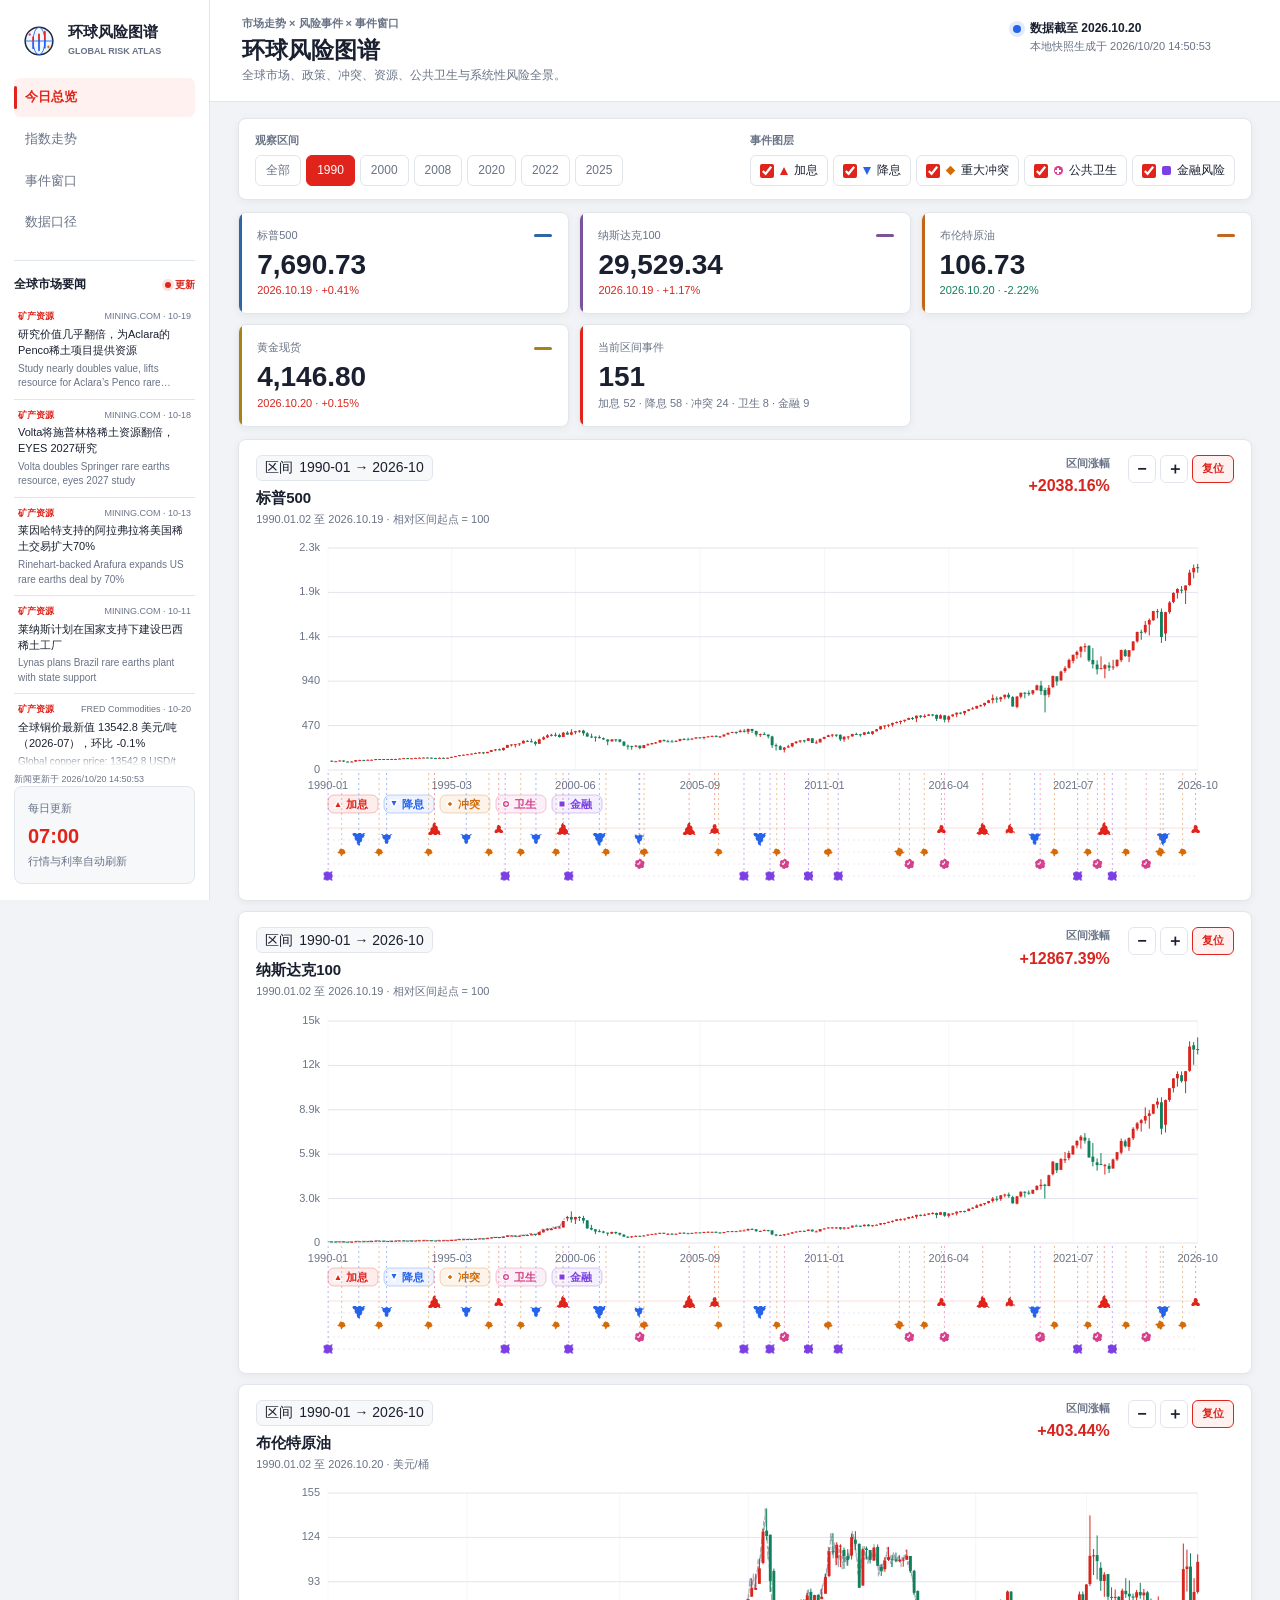
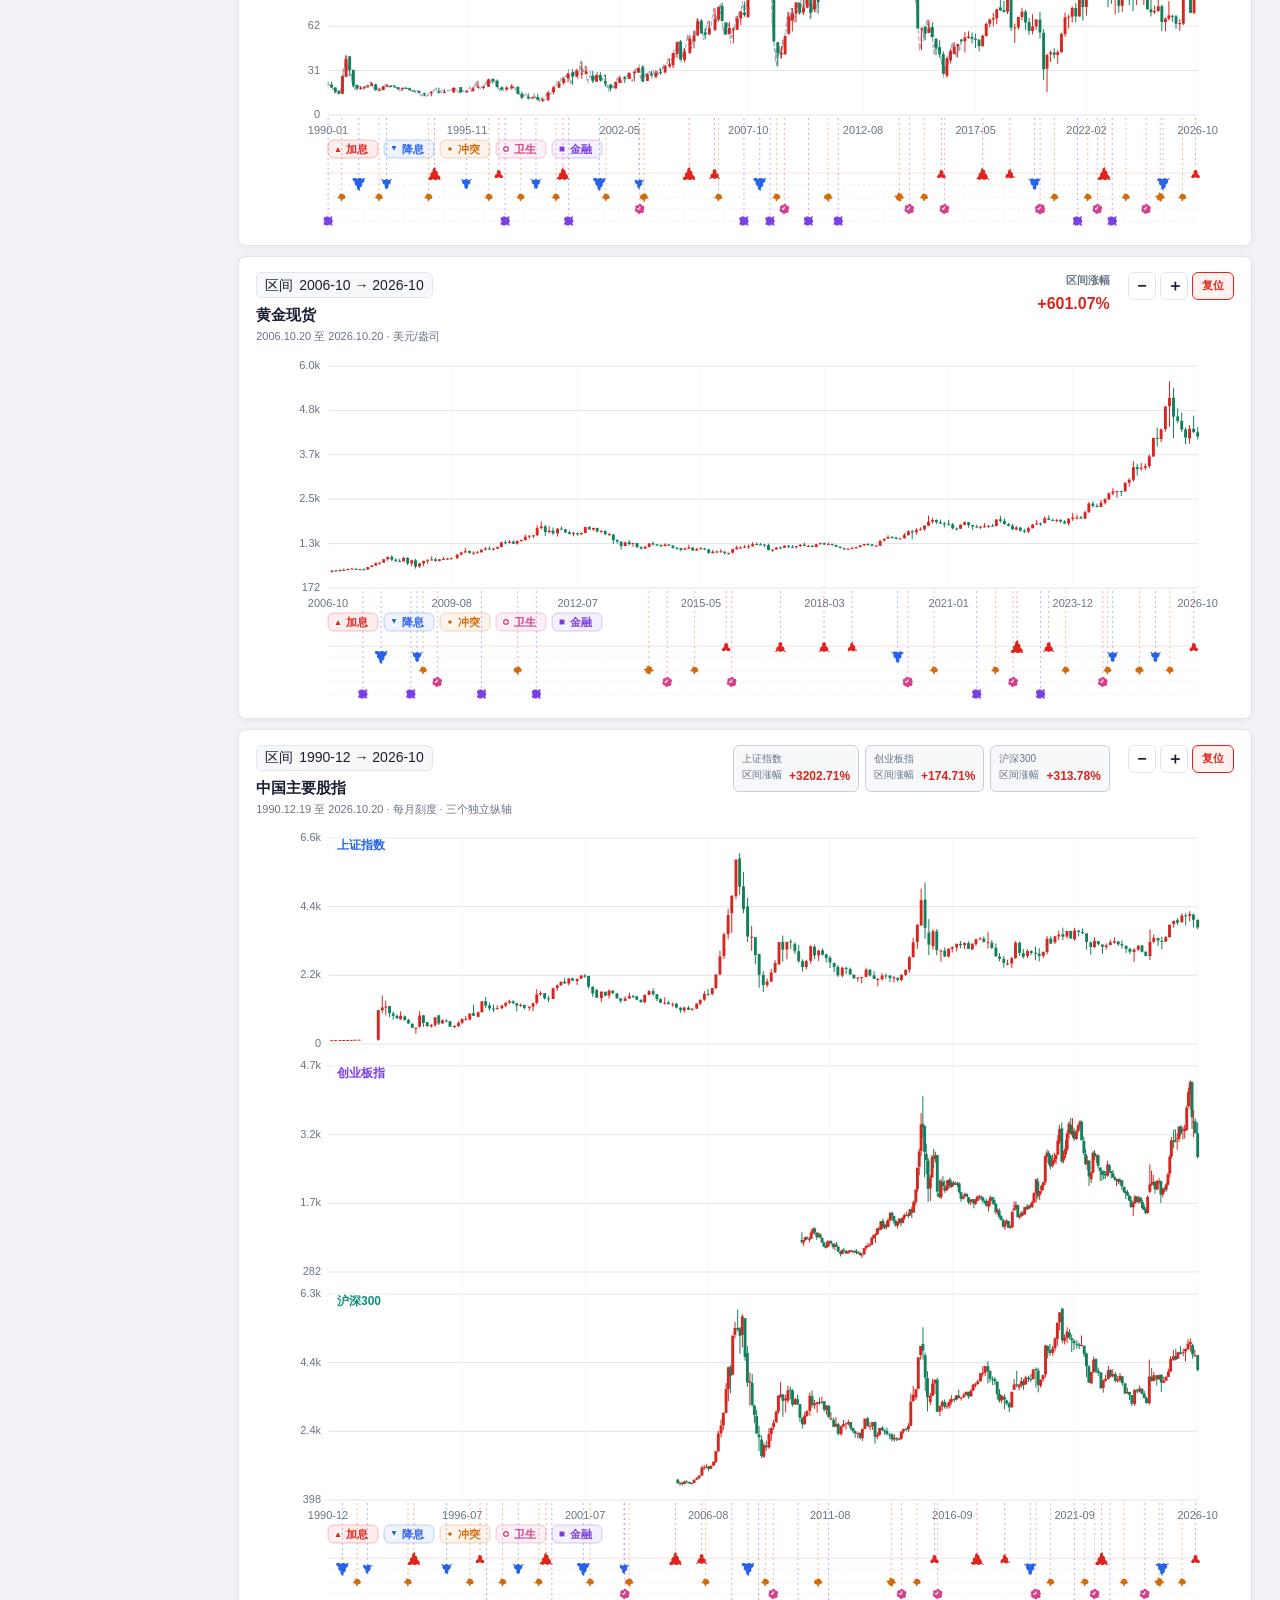
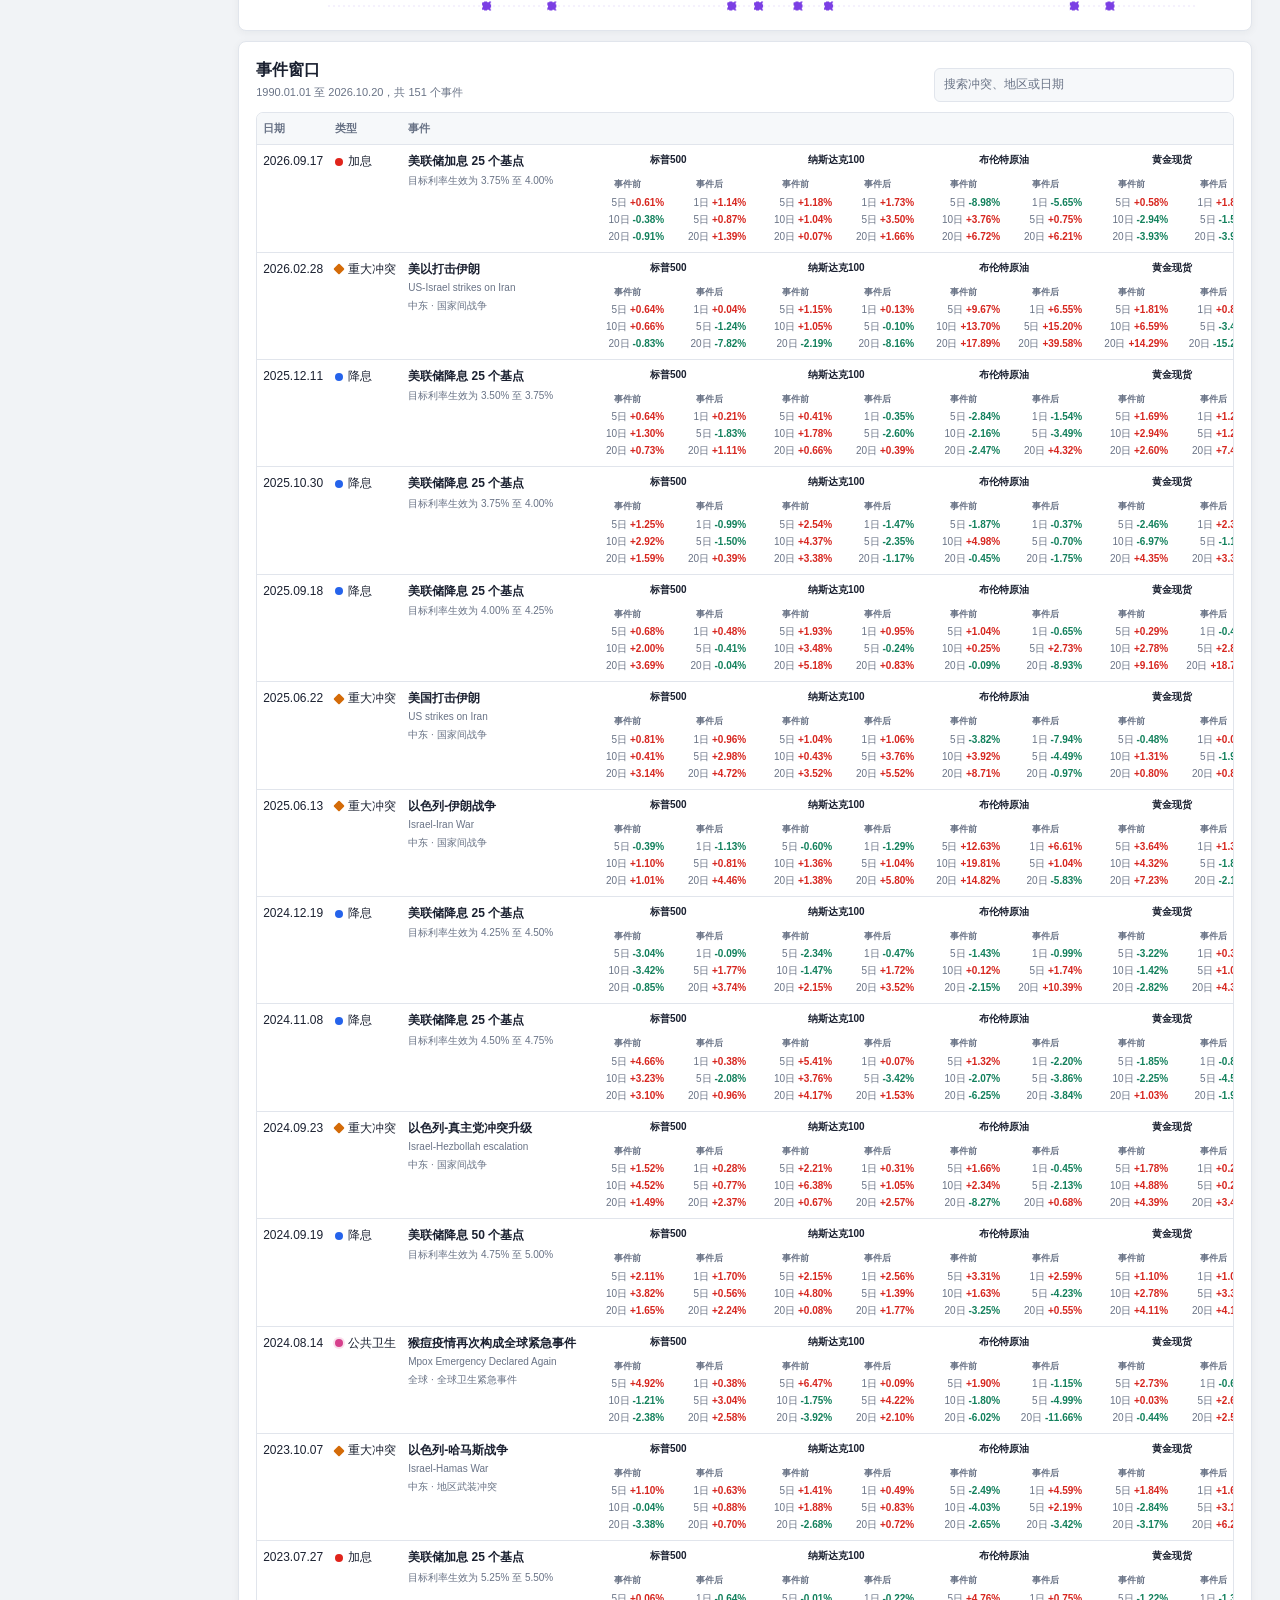
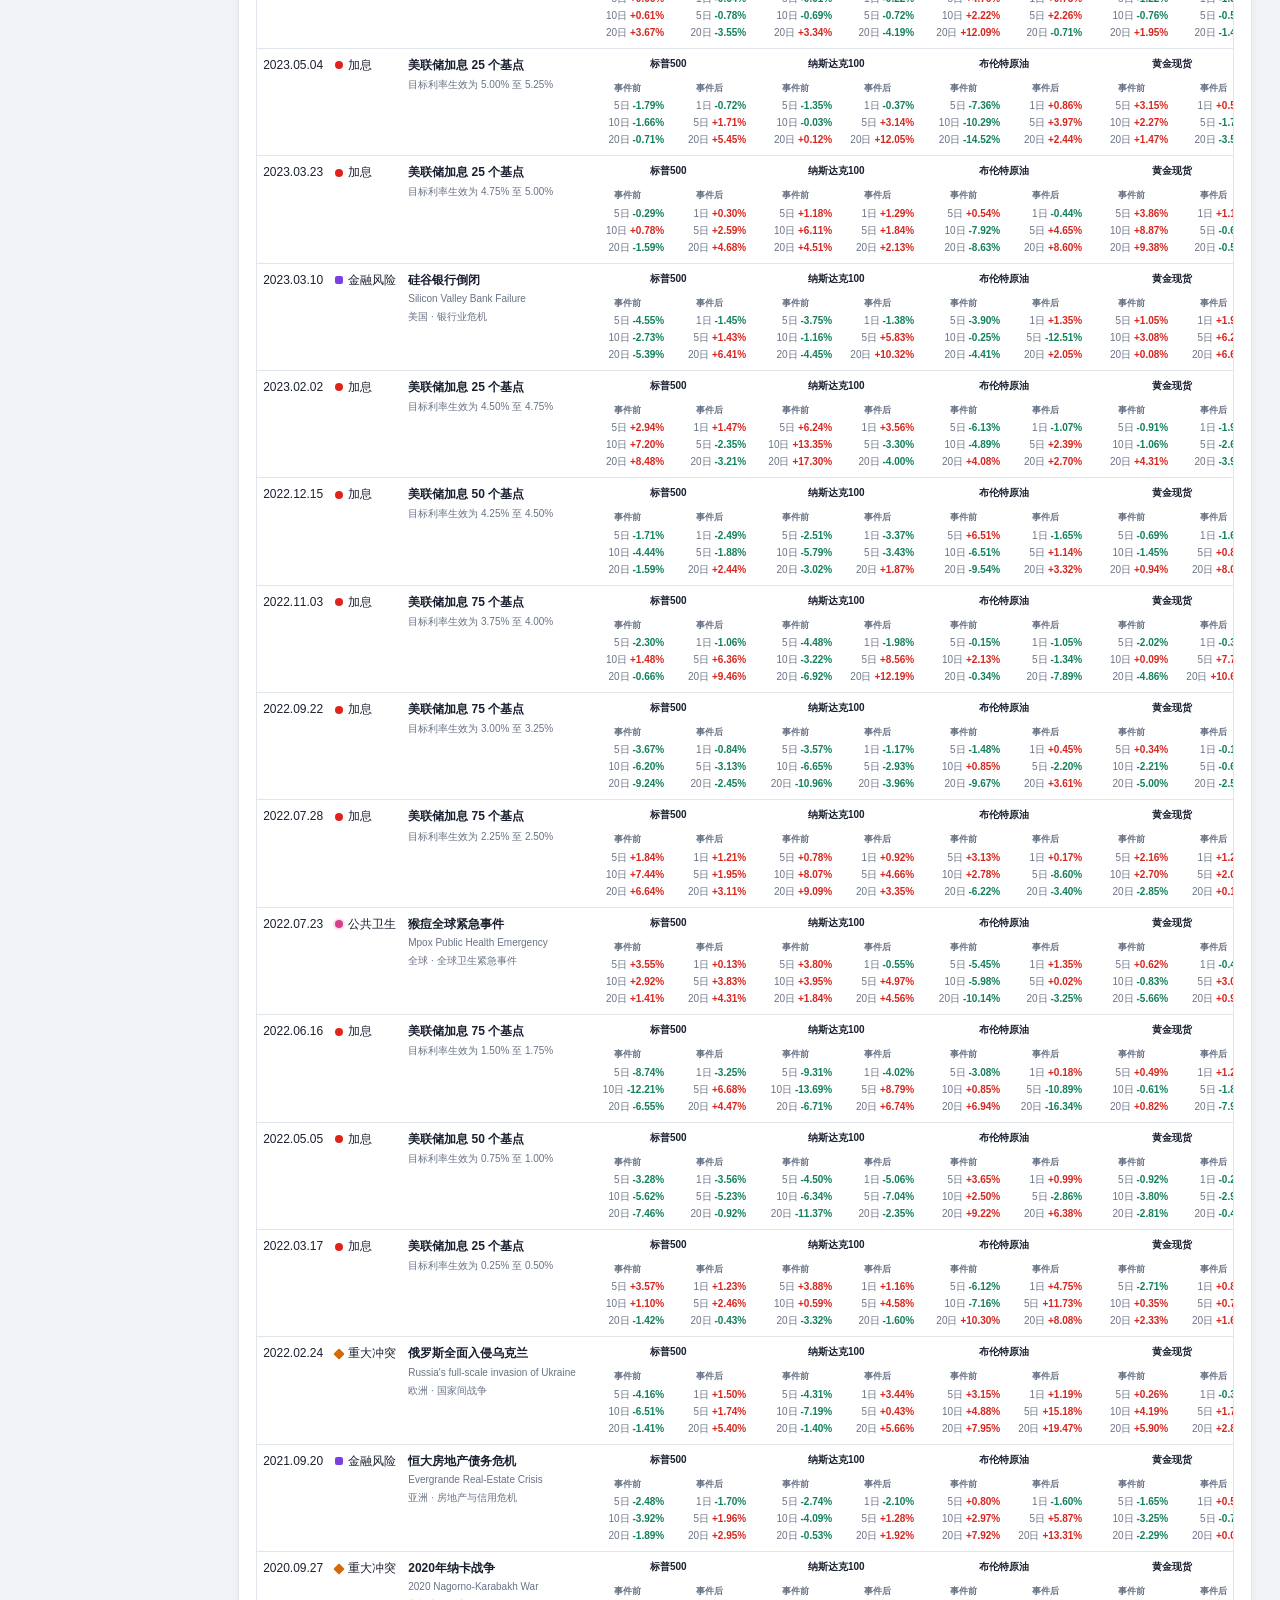
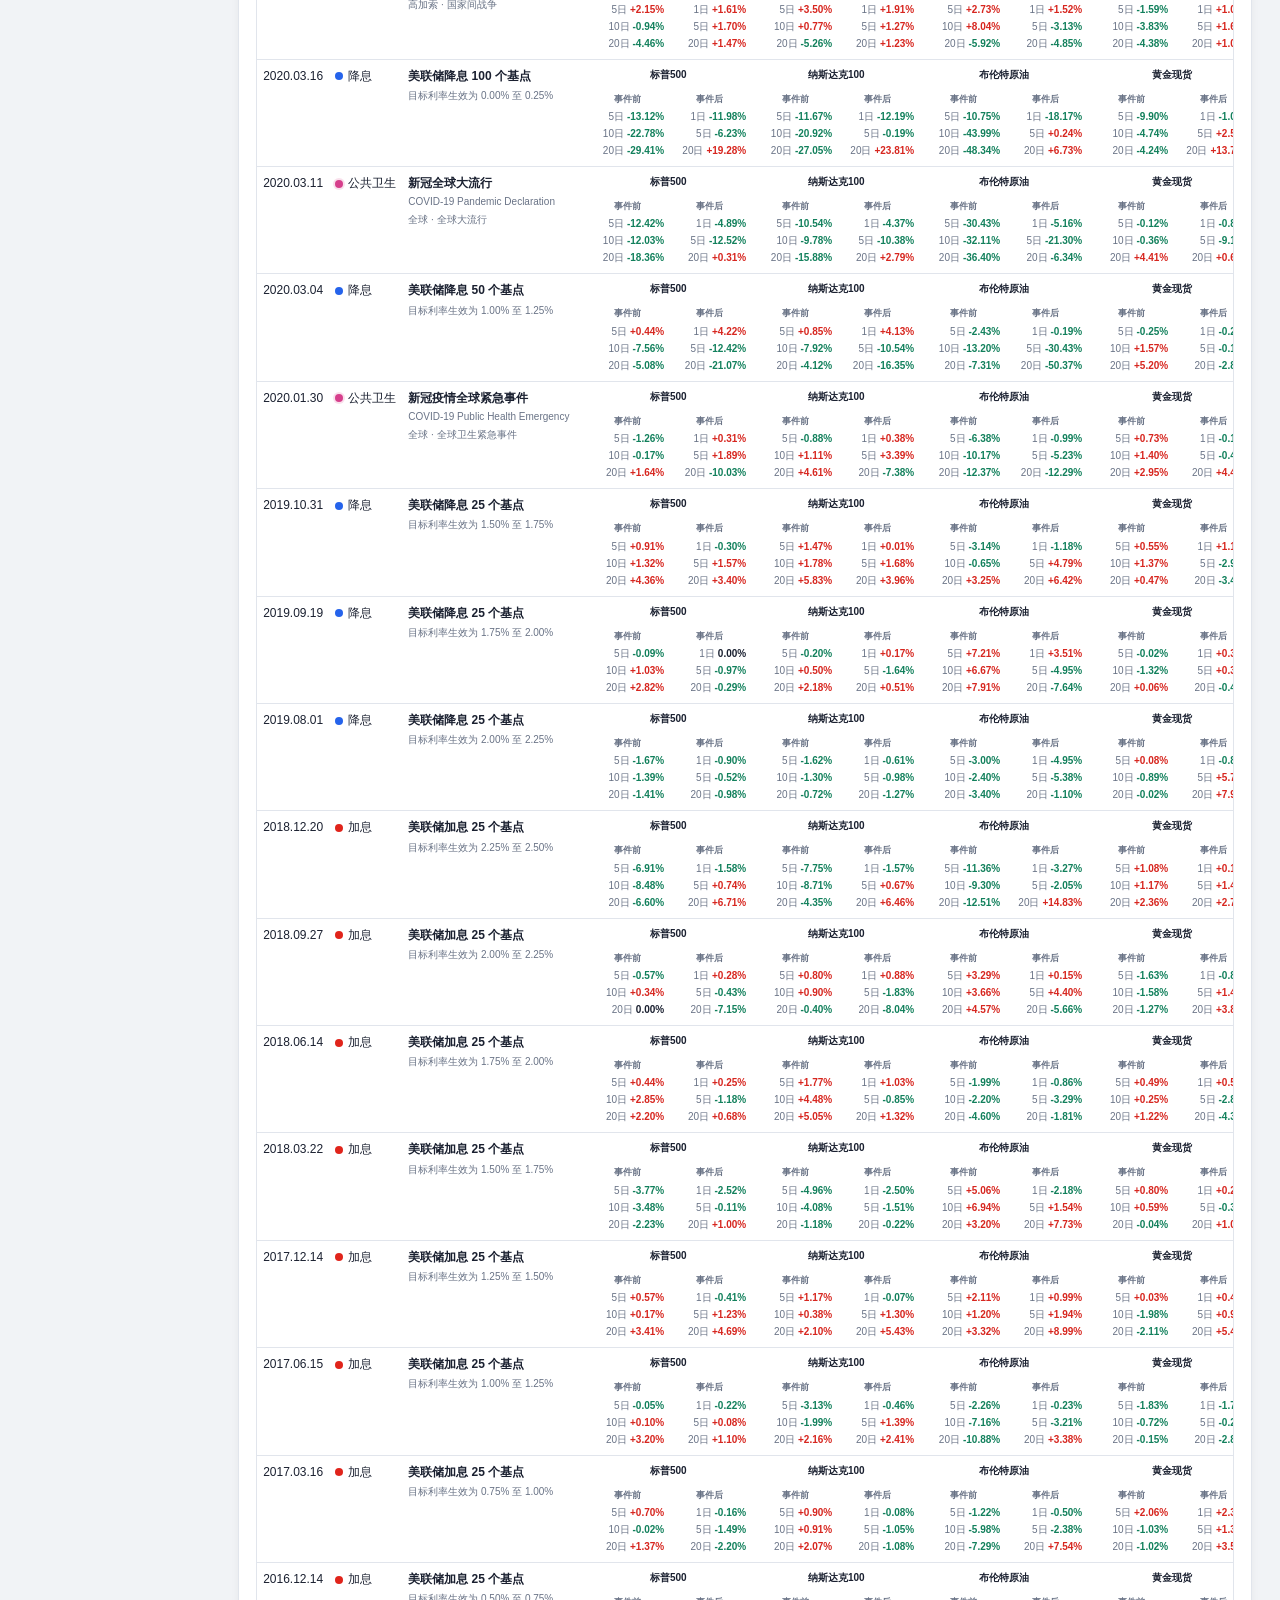
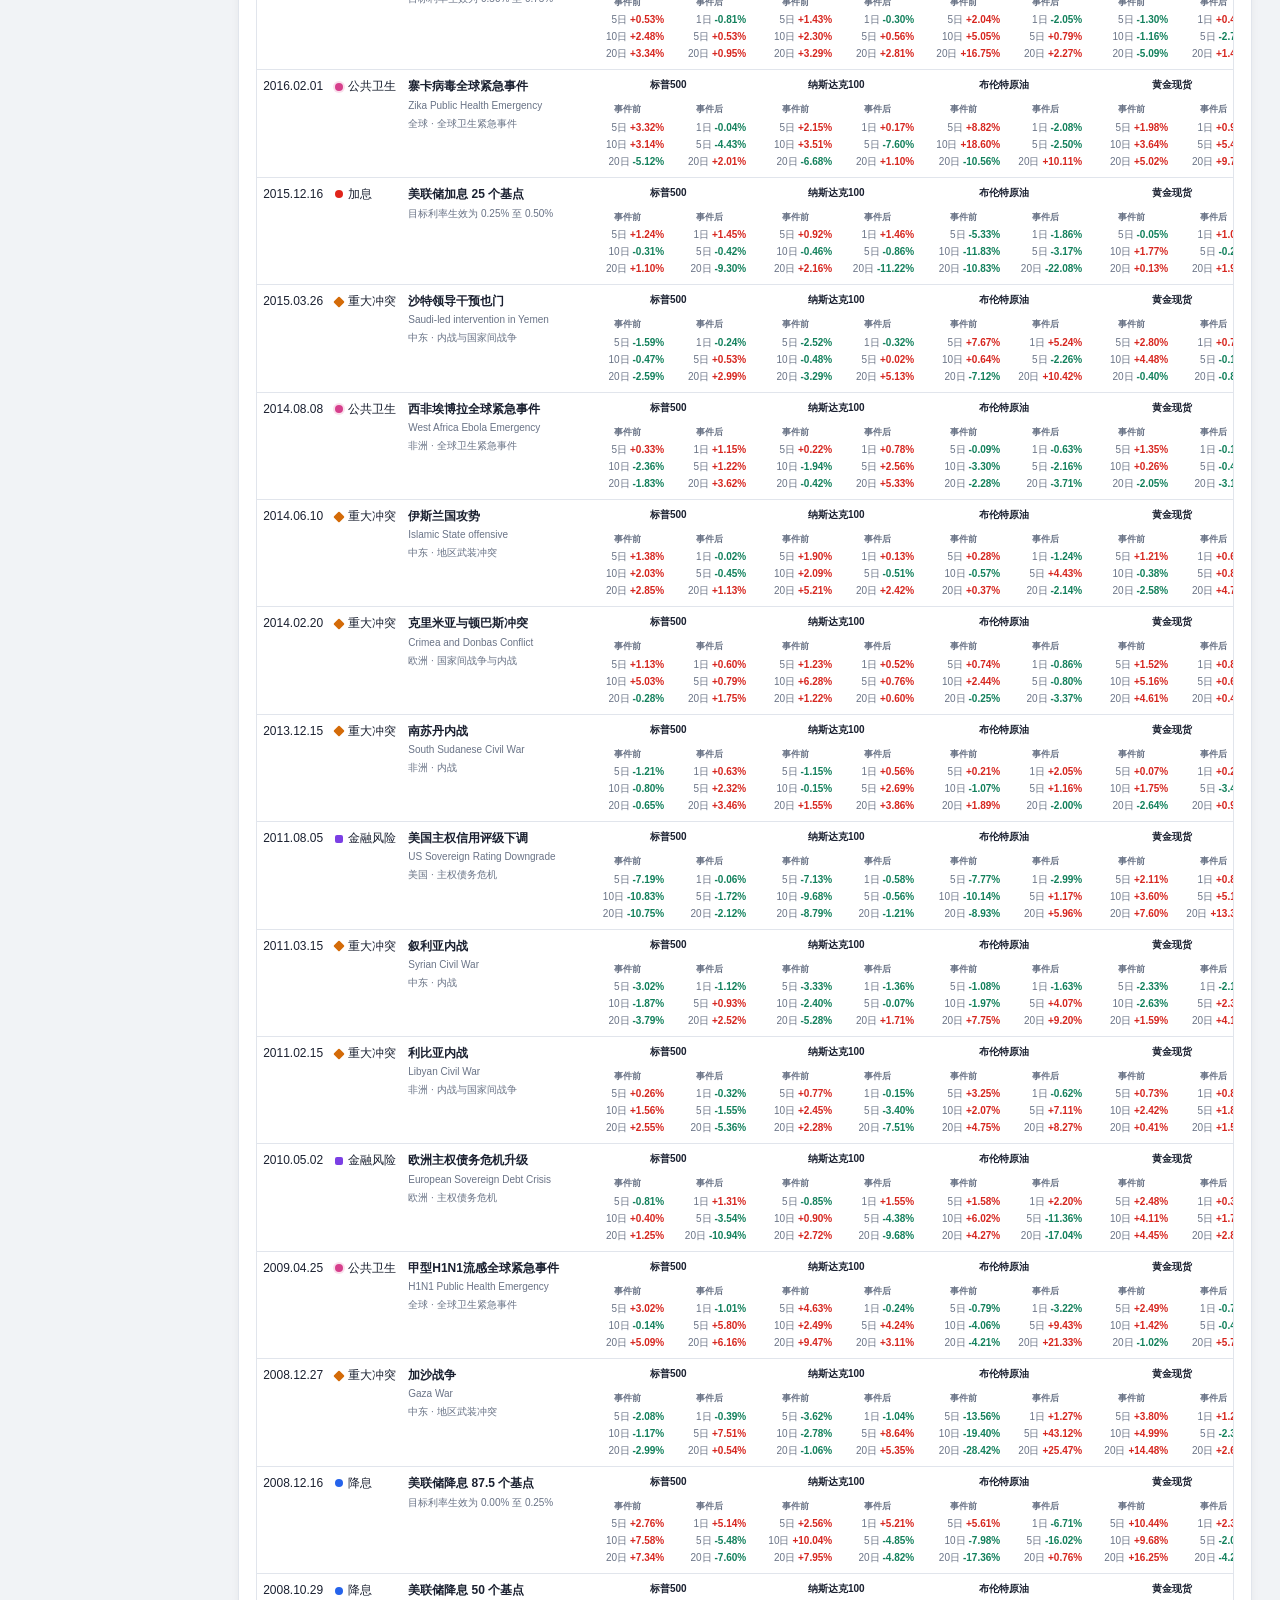
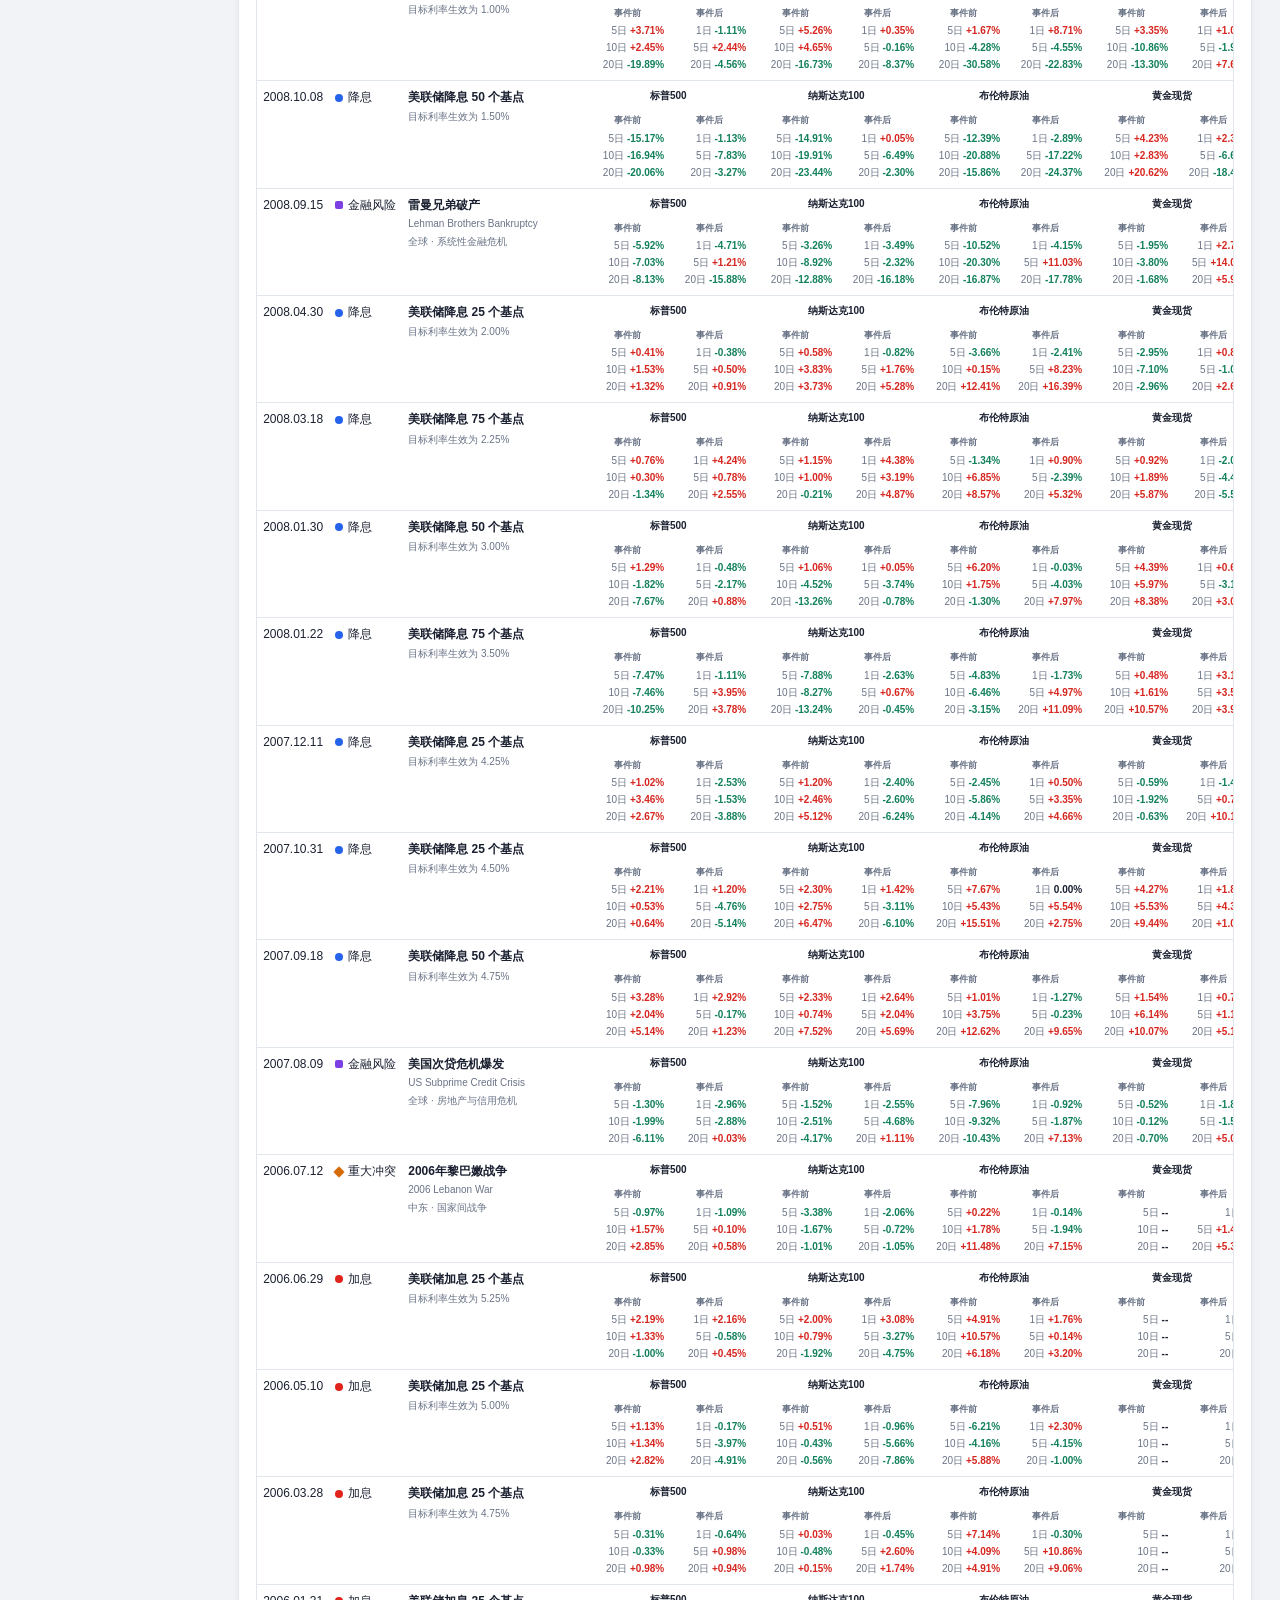
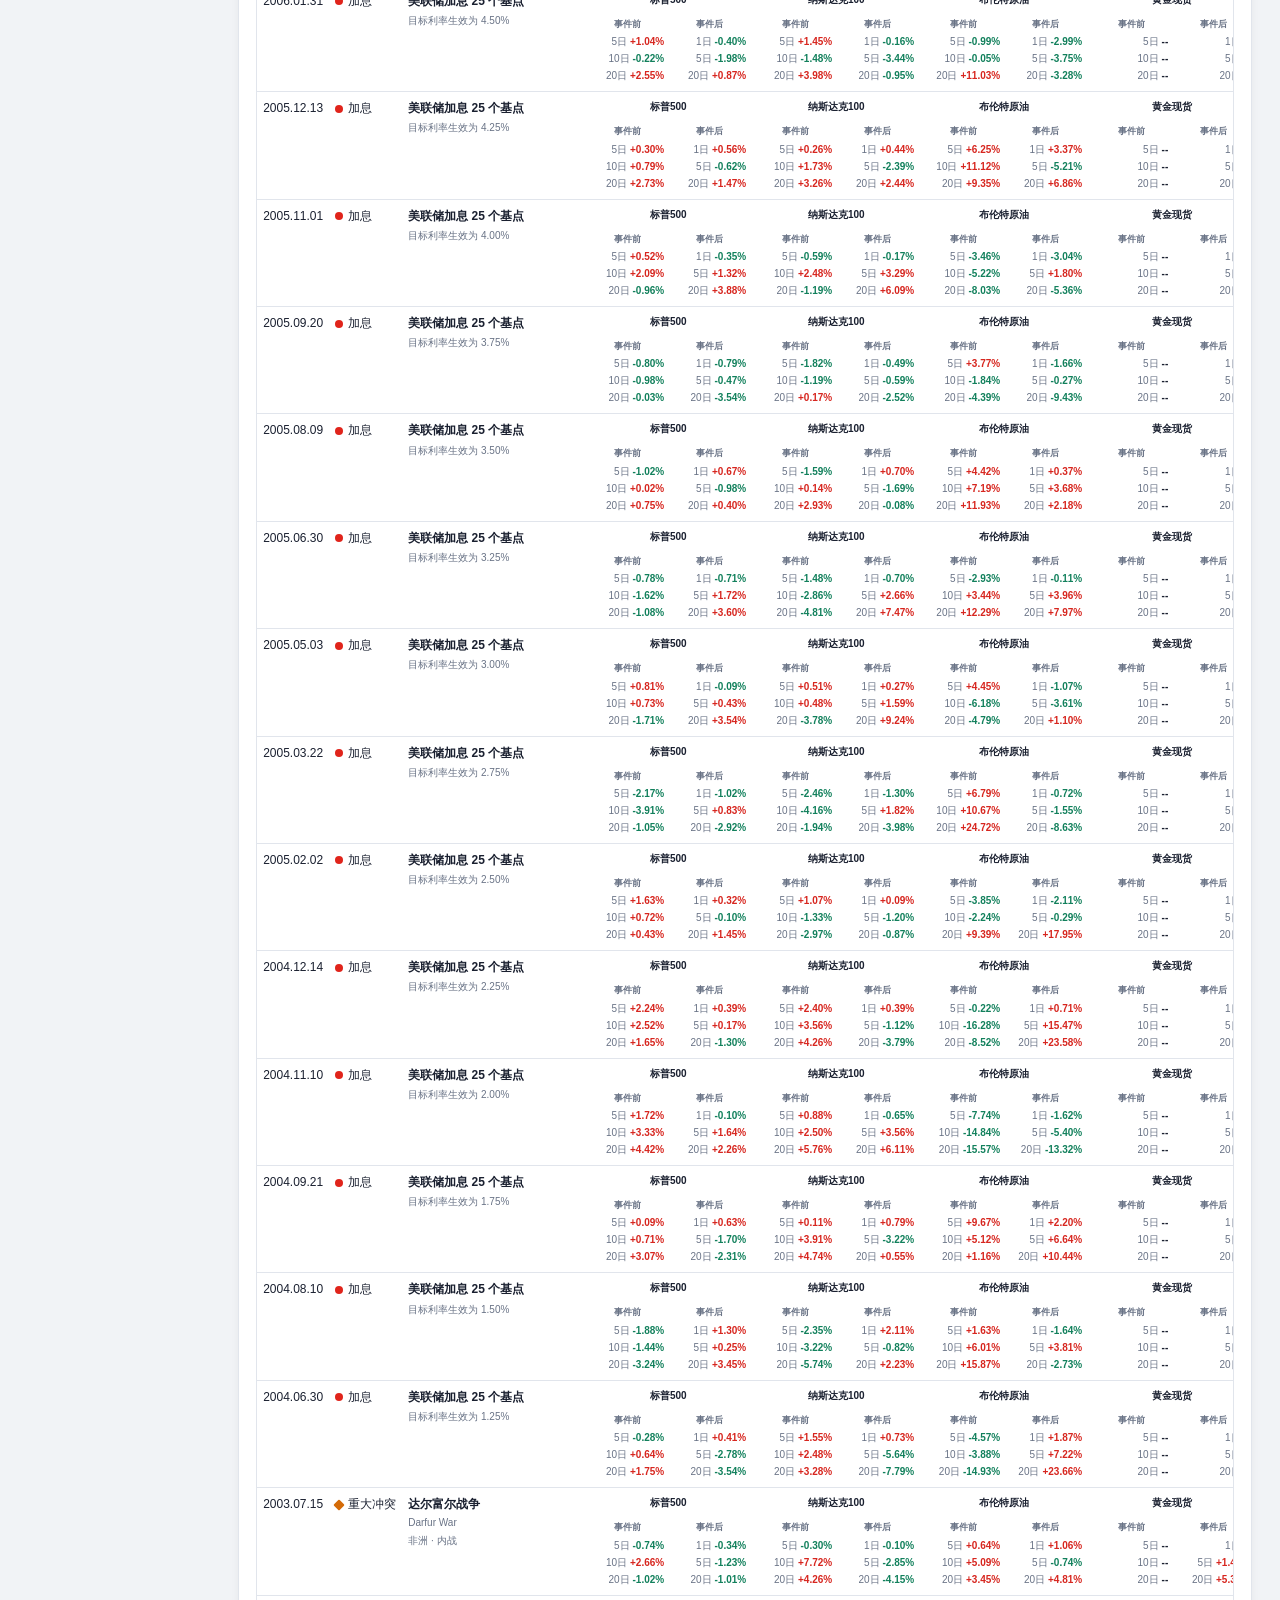
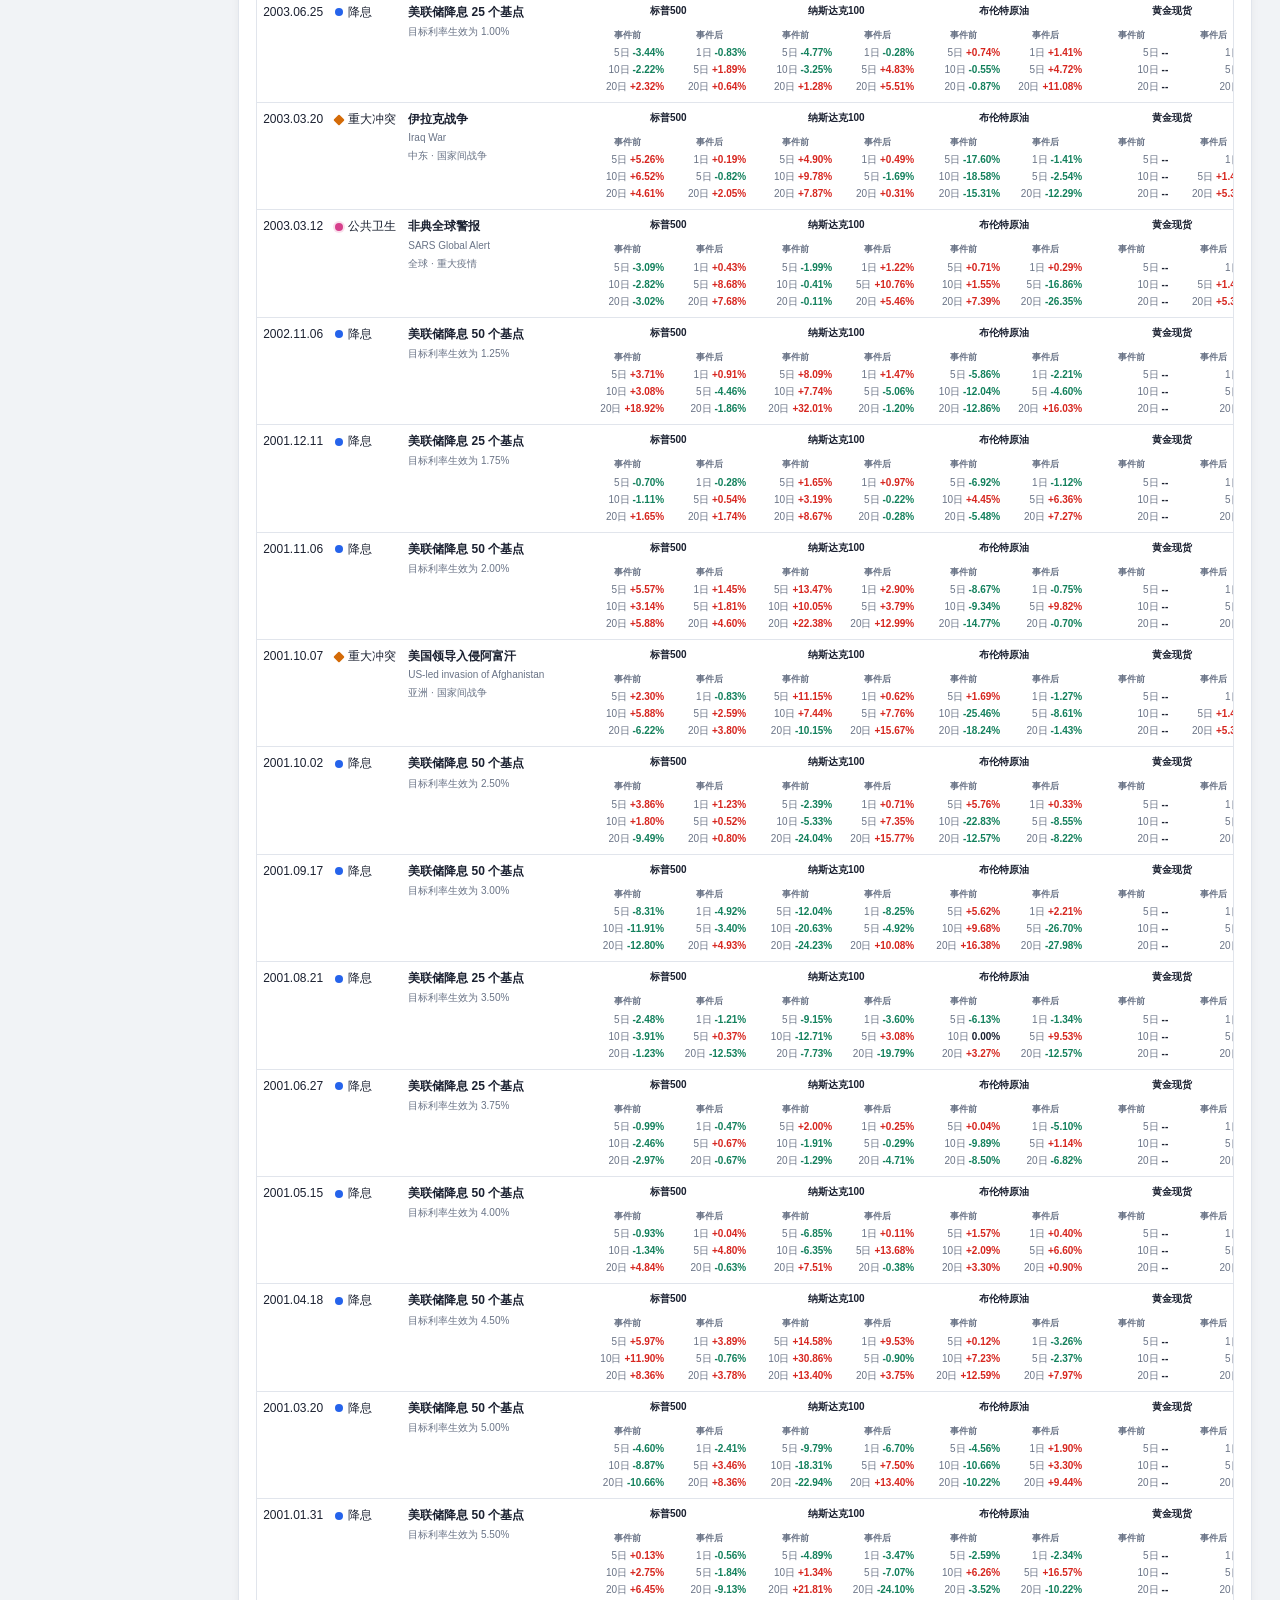
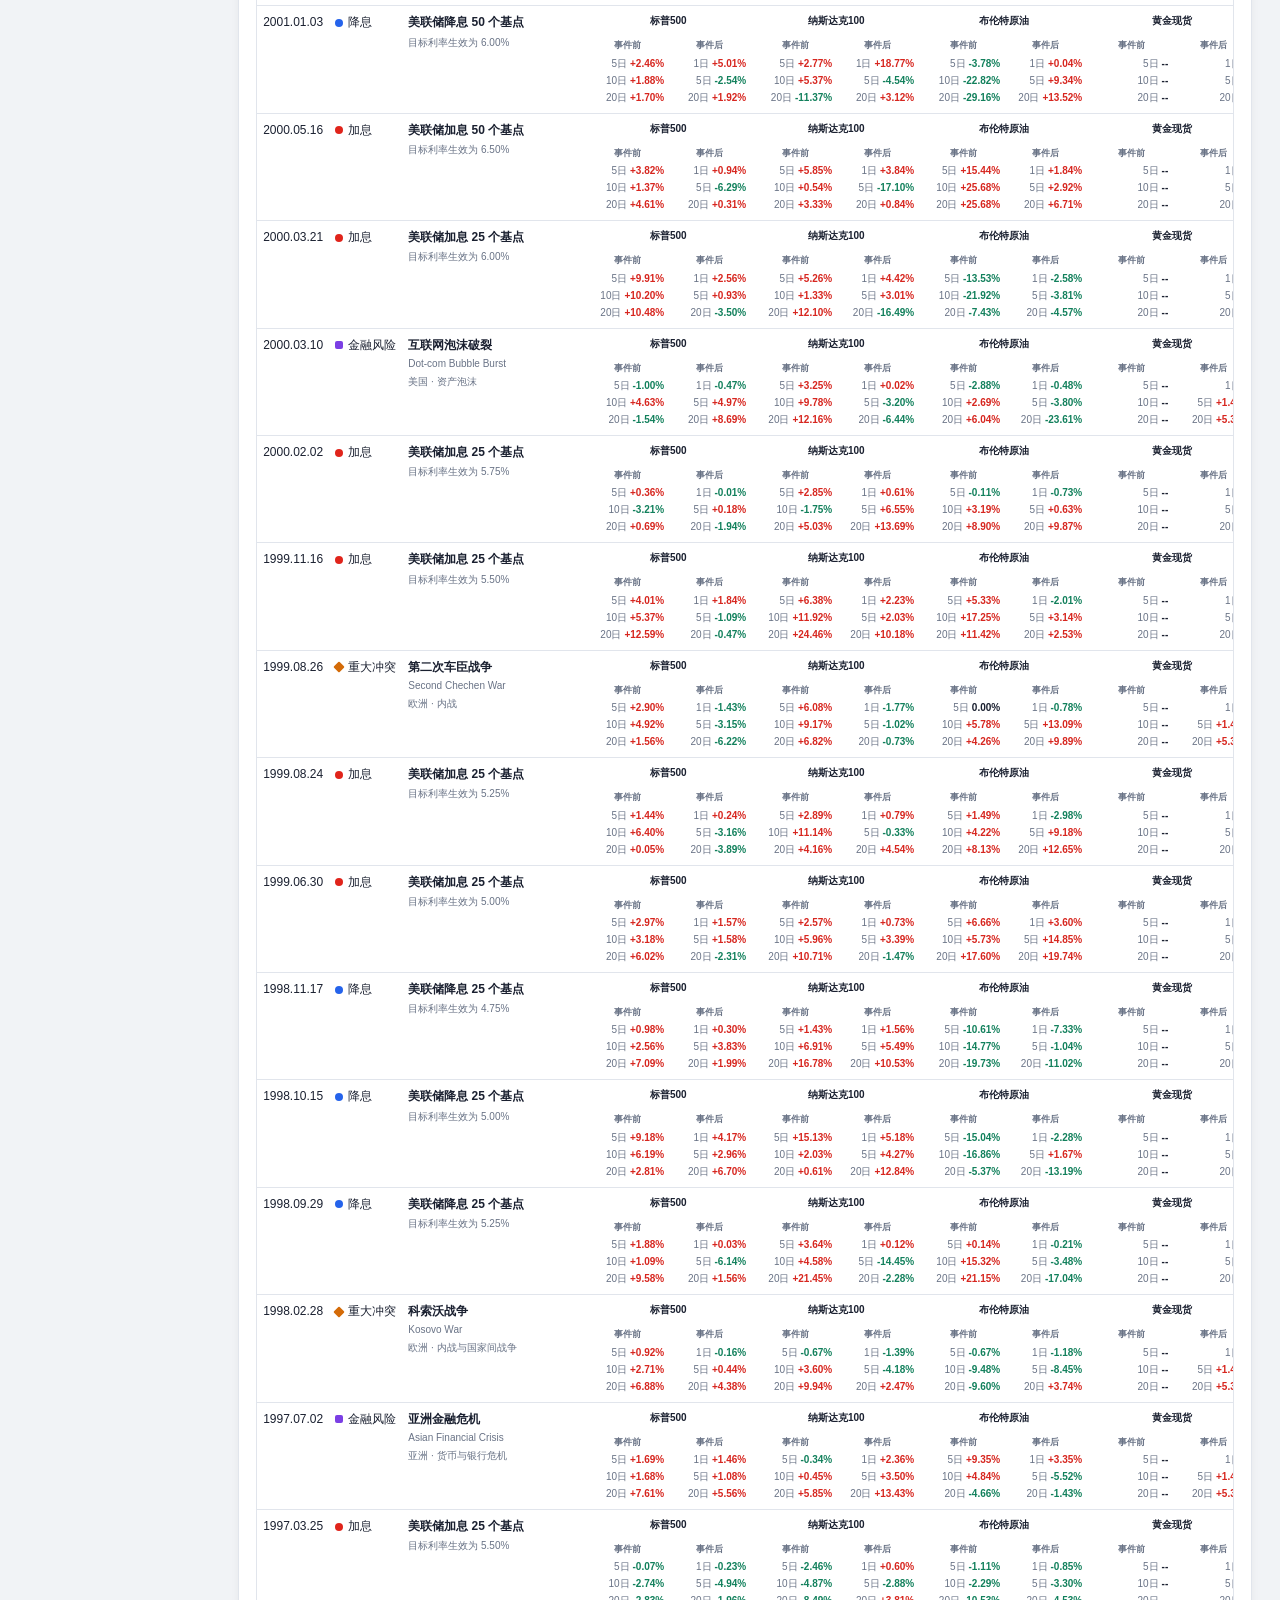
<file: public/index.html>
<!doctype html>
<html lang="zh-CN">
  <head>
    <meta charset="utf-8">
    <meta
      name="viewport"
      content="width=device-width, initial-scale=1, maximum-scale=5, user-scalable=yes"
    >
    <meta
      name="description"
      content="环球风险图谱：全球市场、利率、冲突、资源、公共卫生与系统性风险全景。"
    >
    <title>环球风险图谱 | Global Risk Atlas</title>
    <link rel="icon" href="./assets/logo-mark.svg" type="image/svg+xml">
    <link rel="stylesheet" href="./styles.css">
  </head>
  <body>
    <div class="app-shell">
      <aside class="sidebar">
        <a class="brand" href="#overview" aria-label="返回总览">
          <img
            class="brand-mark"
            src="./assets/logo-mark.svg"
            alt=""
            aria-hidden="true"
          >
          <span>
            <strong>环球风险图谱</strong>
            <small>GLOBAL RISK ATLAS</small>
          </span>
        </a>

        <nav class="side-nav" aria-label="页面导航">
          <a class="active" href="#overview">今日总览</a>
          <a href="#charts">指数走势</a>
          <a href="#events">事件窗口</a>
          <a href="#notes">数据口径</a>
        </nav>

        <section class="sidebar-news" aria-label="影响全球市场的重要新闻">
          <div class="sidebar-news-heading">
            <strong>全球市场要闻</strong>
            <span><i aria-hidden="true"></i>更新</span>
          </div>
          <div class="sidebar-news-window">
            <div class="sidebar-news-track" id="sidebar-news-track"></div>
          </div>
          <small id="sidebar-news-time">等待数据更新</small>
        </section>

        <div class="sidebar-status">
          <span class="status-label">每日更新</span>
          <strong>07:00</strong>
          <small>行情与利率自动刷新</small>
        </div>
      </aside>

      <div class="workspace">
        <header class="topbar">
          <div class="header-copy">
            <p class="eyebrow">市场走势 × 风险事件 × 事件窗口</p>
            <h1>环球风险图谱</h1>
            <p class="header-summary">
              全球市场、政策、冲突、资源、公共卫生与系统性风险全景。
            </p>
          </div>
          <div class="freshness" aria-live="polite">
            <span class="freshness-dot" aria-hidden="true"></span>
            <div>
              <strong id="freshness-label">数据加载中</strong>
              <span id="freshness-time">正在读取本地快照</span>
            </div>
          </div>
        </header>

        <main id="overview">
          <div id="mobile-news-slot" class="mobile-news-slot"></div>

          <section class="control-bar" aria-label="图表筛选">
        <div class="control-group range-control">
          <span class="control-label">观察区间</span>
          <div class="segmented" id="range-control">
            <button type="button" data-range="all" aria-pressed="false">全部</button>
            <button type="button" data-range="1990" aria-pressed="true">1990</button>
            <button type="button" data-range="2000" aria-pressed="false">2000</button>
            <button type="button" data-range="2008" aria-pressed="false">2008</button>
            <button type="button" data-range="2020" aria-pressed="false">2020</button>
            <button type="button" data-range="2022" aria-pressed="false">2022</button>
            <button type="button" data-range="2025" aria-pressed="false">2025</button>
          </div>
        </div>

        <div class="control-group filter-control">
          <span class="control-label">事件图层</span>
          <div class="filters">
            <label class="filter-option hike">
              <input type="checkbox" data-event-filter="hike" checked>
              <span class="filter-symbol up" aria-hidden="true"></span>
              <span>加息</span>
            </label>
            <label class="filter-option cut">
              <input type="checkbox" data-event-filter="cut" checked>
              <span class="filter-symbol down" aria-hidden="true"></span>
              <span>降息</span>
            </label>
            <label class="filter-option conflict">
              <input type="checkbox" data-event-filter="conflict" checked>
              <span class="filter-symbol diamond" aria-hidden="true"></span>
              <span>重大冲突</span>
            </label>
            <label class="filter-option health">
              <input type="checkbox" data-event-filter="health" checked>
              <span class="filter-symbol health" aria-hidden="true"></span>
              <span>公共卫生</span>
            </label>
            <label class="filter-option financial">
              <input type="checkbox" data-event-filter="financial" checked>
              <span class="filter-symbol financial" aria-hidden="true"></span>
              <span>金融风险</span>
            </label>
          </div>
        </div>
      </section>

      <section class="summary-grid" aria-label="市场摘要">
        <article class="summary-card">
          <div class="summary-heading">
            <span>标普500</span>
            <span class="series-key sp500-key" aria-hidden="true"></span>
          </div>
          <strong id="sp500-latest" class="summary-value">--</strong>
          <span id="sp500-change" class="summary-change">--</span>
        </article>
        <article class="summary-card">
          <div class="summary-heading">
            <span>纳斯达克100</span>
            <span class="series-key nasdaq-key" aria-hidden="true"></span>
          </div>
          <strong id="nasdaq-latest" class="summary-value">--</strong>
          <span id="nasdaq-change" class="summary-change">--</span>
        </article>
        <article class="summary-card">
          <div class="summary-heading">
            <span>布伦特原油</span>
            <span class="series-key brent-key" aria-hidden="true"></span>
          </div>
          <strong id="brent-latest" class="summary-value">--</strong>
          <span id="brent-change" class="summary-change">--</span>
        </article>
        <article class="summary-card">
          <div class="summary-heading">
            <span>黄金现货</span>
            <span class="series-key gold-key" aria-hidden="true"></span>
          </div>
          <strong id="gold-latest" class="summary-value">--</strong>
          <span id="gold-change" class="summary-change">--</span>
        </article>
        <article class="summary-card">
          <div class="summary-heading">
            <span>当前区间事件</span>
          </div>
          <strong id="event-count" class="summary-value">--</strong>
          <span id="event-breakdown" class="summary-change">--</span>
        </article>
      </section>

      <section class="chart-stack" id="charts" aria-label="指数走势图">
        <article class="chart-panel" data-market="sp500">
          <div class="chart-heading">
            <div>
              <div class="chart-range-picker" data-chart-range="sp500"></div>
              <h2>标普500</h2>
              <p id="sp500-range-label">--</p>
            </div>
            <div class="range-change">
              <span>区间涨幅</span>
              <strong id="sp500-change-large">--</strong>
            </div>
            <div class="chart-controls" aria-label="图表缩放">
              <button class="chart-tool" type="button" data-zoom-chart="sp500" data-zoom-direction="out" aria-label="缩小标普500图表">−</button>
              <button class="chart-tool" type="button" data-zoom-chart="sp500" data-zoom-direction="in" aria-label="放大标普500图表">＋</button>
              <button class="chart-reset" type="button" data-reset-chart="sp500">复位</button>
            </div>
          </div>
          <div class="canvas-wrap">
            <canvas
              id="sp500-chart"
              role="img"
              aria-label="标普500指数日线走势及美联储与冲突事件标记。"
            ></canvas>
            <div class="chart-tooltip" hidden></div>
          </div>
        </article>

        <article class="chart-panel" data-market="nasdaq100">
          <div class="chart-heading">
            <div>
              <div class="chart-range-picker" data-chart-range="nasdaq100"></div>
              <h2>纳斯达克100</h2>
              <p id="nasdaq-range-label">--</p>
            </div>
            <div class="range-change">
              <span>区间涨幅</span>
              <strong id="nasdaq-change-large">--</strong>
            </div>
            <div class="chart-controls" aria-label="图表缩放">
              <button class="chart-tool" type="button" data-zoom-chart="nasdaq100" data-zoom-direction="out" aria-label="缩小纳斯达克100图表">−</button>
              <button class="chart-tool" type="button" data-zoom-chart="nasdaq100" data-zoom-direction="in" aria-label="放大纳斯达克100图表">＋</button>
              <button class="chart-reset" type="button" data-reset-chart="nasdaq100">复位</button>
            </div>
          </div>
          <div class="canvas-wrap">
            <canvas
              id="nasdaq-chart"
              role="img"
              aria-label="纳斯达克100指数日线走势及美联储与冲突事件标记。"
            ></canvas>
            <div class="chart-tooltip" hidden></div>
          </div>
        </article>

        <article class="chart-panel" data-market="brent">
          <div class="chart-heading">
            <div>
              <div class="chart-range-picker" data-chart-range="brent"></div>
              <h2>布伦特原油</h2>
              <p id="brent-range-label">--</p>
            </div>
            <div class="range-change">
              <span>区间涨幅</span>
              <strong id="brent-change-large">--</strong>
            </div>
            <div class="chart-controls" aria-label="图表缩放">
              <button class="chart-tool" type="button" data-zoom-chart="brent" data-zoom-direction="out" aria-label="缩小布伦特原油图表">−</button>
              <button class="chart-tool" type="button" data-zoom-chart="brent" data-zoom-direction="in" aria-label="放大布伦特原油图表">＋</button>
              <button class="chart-reset" type="button" data-reset-chart="brent">复位</button>
            </div>
          </div>
          <div class="canvas-wrap">
            <canvas
              id="brent-chart"
              role="img"
              aria-label="布伦特原油日线走势及美联储与冲突事件标记。"
            ></canvas>
            <div class="chart-tooltip" hidden></div>
          </div>
        </article>

        <article class="chart-panel" data-market="gold">
          <div class="chart-heading">
            <div>
              <div class="chart-range-picker" data-chart-range="gold"></div>
              <h2>黄金现货</h2>
              <p id="gold-range-label">--</p>
            </div>
            <div class="range-change">
              <span>区间涨幅</span>
              <strong id="gold-change-large">--</strong>
            </div>
            <div class="chart-controls" aria-label="图表缩放">
              <button class="chart-tool" type="button" data-zoom-chart="gold" data-zoom-direction="out" aria-label="缩小黄金现货图表">−</button>
              <button class="chart-tool" type="button" data-zoom-chart="gold" data-zoom-direction="in" aria-label="放大黄金现货图表">＋</button>
              <button class="chart-reset" type="button" data-reset-chart="gold">复位</button>
            </div>
          </div>
          <div class="canvas-wrap">
            <canvas
              id="gold-chart"
              role="img"
              aria-label="伦敦金现货日线走势及美联储与冲突事件标记。"
            ></canvas>
            <div class="chart-tooltip" hidden></div>
          </div>
        </article>

        <article class="chart-panel" data-market="china">
          <div class="chart-heading">
            <div>
              <div class="chart-range-picker" data-chart-range="china"></div>
              <h2>中国主要股指</h2>
              <p id="china-range-label">--</p>
            </div>
            <div class="china-heading-metrics">
              <span>
                <b>上证指数</b>
                <em>区间涨幅</em>
                <strong id="shanghai-period">--</strong>
              </span>
              <span>
                <b>创业板指</b>
                <em>区间涨幅</em>
                <strong id="chinext-period">--</strong>
              </span>
              <span>
                <b>沪深300</b>
                <em>区间涨幅</em>
                <strong id="csi300-period">--</strong>
              </span>
            </div>
            <div class="chart-controls" aria-label="图表缩放">
              <button class="chart-tool" type="button" data-zoom-chart="china" data-zoom-direction="out" aria-label="缩小中国主要股指图表">−</button>
              <button class="chart-tool" type="button" data-zoom-chart="china" data-zoom-direction="in" aria-label="放大中国主要股指图表">＋</button>
              <button class="chart-reset" type="button" data-reset-chart="china">复位</button>
            </div>
          </div>
          <div class="canvas-wrap chart-canvas-tall">
            <canvas
              id="china-chart"
              role="img"
              aria-label="上证指数、创业板指和沪深300指数蜡烛图，每个指数使用独立纵轴。"
            ></canvas>
            <div class="chart-tooltip" hidden></div>
          </div>
        </article>
      </section>

      <section class="events-section" id="events">
        <div class="section-heading">
          <div>
            <h2>事件窗口</h2>
            <p id="table-summary">--</p>
          </div>
          <label class="search-field">
            <span class="sr-only">搜索事件</span>
            <input id="event-search" type="search" placeholder="搜索冲突、地区或日期">
          </label>
        </div>

        <div class="table-responsive">
          <table class="event-table">
            <thead>
              <tr>
                <th scope="col">日期</th>
                <th scope="col">类型</th>
                <th scope="col">事件</th>
                <th scope="col" class="numeric"><span class="sr-only">标普500</span></th>
                <th scope="col" class="numeric"><span class="sr-only">纳斯达克100</span></th>
                <th scope="col" class="numeric"><span class="sr-only">布伦特原油</span></th>
                <th scope="col" class="numeric"><span class="sr-only">黄金现货</span></th>
                <th scope="col">来源</th>
              </tr>
            </thead>
            <tbody id="event-table-body"></tbody>
          </table>
        </div>
      </section>

      <section class="notes-section" id="notes">
        <details>
          <summary>数据口径与筛选标准</summary>
          <div class="notes-grid">
            <div>
              <h3>利率事件</h3>
              <p>
                使用美联储联邦基金目标利率或目标区间的生效日期。标记的是目标利率发生变化，不是每次 FOMC 会议。
              </p>
            </div>
            <div>
              <h3>冲突事件</h3>
              <p>
                只保留州际战争、内战、入侵以及持续地区冲突的爆发或重大升级节点，不收录零散袭击和普通抗议。
              </p>
            </div>
            <div>
              <h3>行情更新</h3>
              <p>
                免费延时日线。标普500、纳指和布伦特按公开数据源更新；黄金使用伦敦金现货，历史起点为
                2006 年。海外源不可用时优先使用腾讯、新浪、东方财富和中国新闻网，并保留上一次成功数据。
              </p>
            </div>
            <div>
              <h3>公共卫生事件</h3>
              <p>
                记录 WHO 全球警报、国际公共卫生紧急事件和全球大流行节点，重点观察供应链与政策冲击。
              </p>
            </div>
            <div>
              <h3>金融风险事件</h3>
              <p>
                记录资产泡沫、房地产与信用危机、银行业危机及主权债务危机等系统性风险节点。
              </p>
            </div>
          </div>
          <p class="source-line" id="source-line">--</p>
        </details>
      </section>
        </main>
      </div>
    </div>

    <noscript>该页面需要启用 JavaScript 才能绘制本地时间轴。</noscript>
    <script src="./data.js"></script>
    <script src="./app.js"></script>
  </body>
</html>
</file>
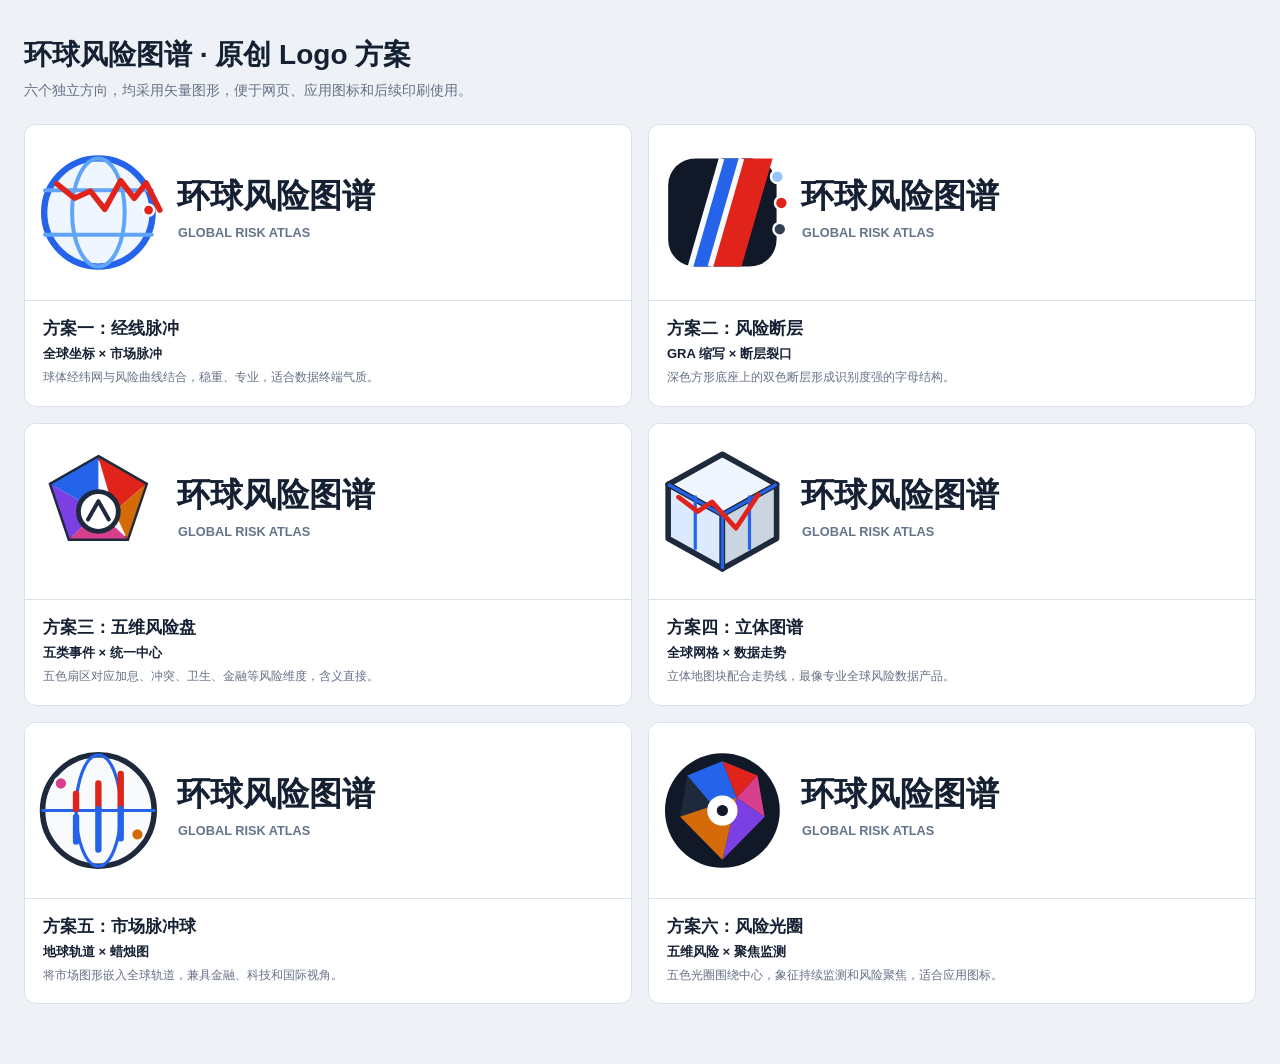
<file: brand/logo-options.html>
<!doctype html>
<html lang="zh-CN">
<head>
  <meta charset="utf-8">
  <meta name="viewport" content="width=device-width, initial-scale=1">
  <title>环球风险图谱 Logo 方案</title>
  <style>
    :root {
      color-scheme: light;
      --page: #eef2f7;
      --surface: #ffffff;
      --text: #152033;
      --muted: #667085;
      --border: #d9e0ea;
    }
    * { box-sizing: border-box; }
    body {
      margin: 0;
      background: var(--page);
      color: var(--text);
      font-family: "PingFang SC", "Microsoft YaHei", sans-serif;
    }
    main {
      width: min(1320px, 100%);
      margin: 0 auto;
      padding: 36px 24px 60px;
    }
    header {
      margin-bottom: 24px;
    }
    h1 {
      margin: 0 0 8px;
      font-size: 28px;
    }
    p {
      margin: 0;
      color: var(--muted);
      font-size: 14px;
    }
    .grid {
      display: grid;
      grid-template-columns: repeat(2, minmax(0, 1fr));
      gap: 16px;
    }
    article {
      overflow: hidden;
      border: 1px solid var(--border);
      border-radius: 12px;
      background: var(--surface);
    }
    article img {
      display: block;
      width: 100%;
      background: #fff;
    }
    .copy {
      padding: 16px 18px 18px;
      border-top: 1px solid var(--border);
    }
    h2 {
      margin: 0 0 5px;
      font-size: 17px;
    }
    .copy strong {
      display: block;
      margin-bottom: 4px;
      font-size: 13px;
    }
    .copy span {
      display: block;
      color: var(--muted);
      font-size: 12px;
      line-height: 1.7;
    }
    @media (max-width: 760px) {
      .grid { grid-template-columns: 1fr; }
      main { padding: 22px 14px 40px; }
    }
  </style>
</head>
<body>
  <main>
    <header>
      <h1>环球风险图谱 · 原创 Logo 方案</h1>
      <p>六个独立方向，均采用矢量图形，便于网页、应用图标和后续印刷使用。</p>
    </header>
    <section class="grid">
      <article>
        <img src="./logo-01-meridian.svg" alt="方案一：经线脉冲">
        <div class="copy">
          <h2>方案一：经线脉冲</h2>
          <strong>全球坐标 × 市场脉冲</strong>
          <span>球体经纬网与风险曲线结合，稳重、专业，适合数据终端气质。</span>
        </div>
      </article>
      <article>
        <img src="./logo-02-rift-a.svg" alt="方案二：风险断层">
        <div class="copy">
          <h2>方案二：风险断层</h2>
          <strong>GRA 缩写 × 断层裂口</strong>
          <span>深色方形底座上的双色断层形成识别度强的字母结构。</span>
        </div>
      </article>
      <article>
        <img src="./logo-03-five-sector.svg" alt="方案三：五维风险盘">
        <div class="copy">
          <h2>方案三：五维风险盘</h2>
          <strong>五类事件 × 统一中心</strong>
          <span>五色扇区对应加息、冲突、卫生、金融等风险维度，含义直接。</span>
        </div>
      </article>
      <article>
        <img src="./logo-04-atlas-grid.svg" alt="方案四：立体图谱">
        <div class="copy">
          <h2>方案四：立体图谱</h2>
          <strong>全球网格 × 数据走势</strong>
          <span>立体地图块配合走势线，最像专业全球风险数据产品。</span>
        </div>
      </article>
      <article>
        <img src="./logo-05-signal-globe.svg" alt="方案五：市场脉冲球">
        <div class="copy">
          <h2>方案五：市场脉冲球</h2>
          <strong>地球轨道 × 蜡烛图</strong>
          <span>将市场图形嵌入全球轨道，兼具金融、科技和国际视角。</span>
        </div>
      </article>
      <article>
        <img src="./logo-06-risk-aperture.svg" alt="方案六：风险光圈">
        <div class="copy">
          <h2>方案六：风险光圈</h2>
          <strong>五维风险 × 聚焦监测</strong>
          <span>五色光圈围绕中心，象征持续监测和风险聚焦，适合应用图标。</span>
        </div>
      </article>
    </section>
  </main>
</body>
</html>
</file>
<file: public/styles.css>
:root {
  color-scheme: light;
  --page: #f1f3f6;
  --surface: #ffffff;
  --surface-soft: #f6f8fa;
  --surface-hover: #f0f3f7;
  --text: #1a2030;
  --text-muted: #697386;
  --border: #e1e5ec;
  --border-strong: #c8cfda;
  --accent: #e0241b;
  --accent-soft: #fff1f0;
  --sp500: #2f66a8;
  --nasdaq: #79539c;
  --brent: #c2661c;
  --gold: #a78219;
  --shanghai: #2563eb;
  --chinext: #7c3aed;
  --csi300: #0f8f7a;
  --hike: #e0241b;
  --cut: #2563eb;
  --conflict: #d46b08;
  --health: #d63f8c;
  --financial: #7b3fe4;
  --positive: #d7261f;
  --negative: #12805c;
  --focus: #2563a9;
  --history-line: #7b8697;
  --shadow: 0 2px 8px rgb(22 32 48 / 5%);
  --sidebar-width: 210px;
}

@media (prefers-color-scheme: dark) {
  :root {
    color-scheme: dark;
    --page: #0b0f17;
    --surface: #111827;
    --surface-soft: #172131;
    --surface-hover: #1c293b;
    --text: #e6eaf2;
    --text-muted: #b8c2d2;
    --border: #273247;
    --border-strong: #3c4a61;
    --accent: #ff4d46;
    --accent-soft: #32191d;
    --sp500: #78aef0;
    --nasdaq: #c59bdd;
    --brent: #e2a15d;
    --gold: #d8bd63;
    --shanghai: #79aaff;
    --chinext: #c29bff;
    --csi300: #54c9af;
    --hike: #ff625b;
    --cut: #72a7ff;
    --conflict: #f0a04b;
    --health: #f27bb1;
    --financial: #b69aff;
    --positive: #ff625b;
    --negative: #4fc39a;
    --focus: #8fb4e0;
    --history-line: #cbd4e0;
    --shadow: 0 4px 14px rgb(0 0 0 / 20%);
  }
}

* {
  box-sizing: border-box;
}

html {
  scroll-behavior: smooth;
  background: var(--page);
}

body {
  margin: 0;
  min-width: 320px;
  background: var(--page);
  color: var(--text);
  font-family:
    -apple-system,
    "Segoe UI",
    "Microsoft YaHei UI",
    "PingFang SC",
    "Hiragino Sans GB",
    sans-serif;
  font-size: 14px;
  line-height: 1.6;
}

button,
input {
  font: inherit;
}

button,
input[type="checkbox"],
input[type="search"] {
  accent-color: var(--accent);
}

button {
  color: inherit;
}

a {
  color: inherit;
}

.app-shell {
  display: grid;
  grid-template-columns: var(--sidebar-width) minmax(0, 1fr);
  min-height: 100vh;
}

.sidebar {
  position: sticky;
  top: 0;
  display: flex;
  height: 100vh;
  flex-direction: column;
  padding: 18px 14px 16px;
  border-right: 1px solid var(--border);
  background: var(--surface);
}

.brand {
  display: flex;
  align-items: center;
  gap: 10px;
  padding: 4px 6px 18px;
  color: var(--text);
  text-decoration: none;
}

.brand-mark {
  display: block;
  width: 38px;
  height: 38px;
  flex: 0 0 auto;
  object-fit: contain;
}

.brand strong,
.brand small {
  display: block;
}

.brand strong {
  font-size: 15px;
  line-height: 1.25;
}

.brand small {
  margin-top: 2px;
  color: var(--text-muted);
  font-size: 9px;
  font-weight: 600;
}

.side-nav {
  display: grid;
  gap: 3px;
}

.side-nav a {
  position: relative;
  display: block;
  padding: 9px 11px;
  border-radius: 6px;
  color: var(--text-muted);
  font-size: 13px;
  text-decoration: none;
}

.side-nav a:hover {
  background: var(--surface-soft);
  color: var(--text);
}

.side-nav a.active {
  background: var(--accent-soft);
  color: var(--accent);
  font-weight: 600;
}

.side-nav a.active::before {
  position: absolute;
  top: 8px;
  bottom: 8px;
  left: 0;
  width: 3px;
  border-radius: 2px;
  background: var(--accent);
  content: "";
}

.sidebar-news {
  display: flex;
  min-height: 140px;
  flex: 1;
  flex-direction: column;
  margin-top: 18px;
  padding-top: 14px;
  border-top: 1px solid var(--border);
  overflow: hidden;
}

.sidebar-news-heading {
  display: flex;
  align-items: center;
  justify-content: space-between;
  gap: 8px;
  margin-bottom: 7px;
}

.sidebar-news-heading strong {
  font-size: 12px;
}

.sidebar-news-heading span {
  display: inline-flex;
  align-items: center;
  gap: 4px;
  color: var(--accent);
  font-size: 10px;
  font-weight: 600;
}

.sidebar-news-heading i {
  width: 6px;
  height: 6px;
  border-radius: 50%;
  background: var(--accent);
  box-shadow: 0 0 0 3px color-mix(in srgb, var(--accent) 14%, transparent);
}

.sidebar-news-window {
  position: relative;
  min-height: 0;
  flex: 1;
  overflow: hidden;
  mask-image: linear-gradient(
    to bottom,
    transparent,
    #000 10px,
    #000 calc(100% - 10px),
    transparent
  );
}

.sidebar-news-track {
  animation: news-scroll var(--news-duration, 48s) linear infinite;
}

.sidebar-news-window:hover .sidebar-news-track,
.sidebar-news-window:focus-within .sidebar-news-track {
  animation-play-state: paused;
}

.news-item {
  display: block;
  padding: 8px 4px;
  border-bottom: 1px solid var(--border);
  color: var(--text);
  text-decoration: none;
}

.news-item:hover .news-title {
  color: var(--accent);
}

.news-item:hover .news-title-en {
  color: var(--text);
}

.news-meta {
  display: flex;
  align-items: center;
  justify-content: space-between;
  gap: 8px;
  margin-bottom: 3px;
}

.news-category {
  color: var(--accent);
  font-size: 9px;
  font-weight: 600;
}

.news-date {
  color: var(--text-muted);
  font-size: 9px;
  font-variant-numeric: tabular-nums;
}

.news-title {
  display: -webkit-box;
  overflow: hidden;
  font-size: 11px;
  line-height: 1.45;
  -webkit-box-orient: vertical;
  -webkit-line-clamp: 2;
}

.news-title-en {
  display: -webkit-box;
  overflow: hidden;
  margin-top: 3px;
  color: var(--text-muted);
  font-size: 10px;
  line-height: 1.45;
  -webkit-box-orient: vertical;
  -webkit-line-clamp: 2;
}

#sidebar-news-time {
  display: block;
  padding-top: 6px;
  color: var(--text-muted);
  font-size: 9px;
}

@keyframes news-scroll {
  from {
    transform: translateY(0);
  }
  to {
    transform: translateY(-50%);
  }
}

@media (prefers-reduced-motion: reduce) {
  .sidebar-news-track {
    animation: none;
  }

  .sidebar-news-window {
    overflow-y: auto;
  }
}

.sidebar-status {
  margin-top: auto;
  padding: 13px;
  border: 1px solid var(--border);
  border-radius: 8px;
  background: var(--surface-soft);
}

.sidebar-status span,
.sidebar-status strong,
.sidebar-status small {
  display: block;
}

.status-label {
  color: var(--text-muted);
  font-size: 11px;
}

.sidebar-status strong {
  margin: 2px 0;
  color: var(--accent);
  font-size: 20px;
  font-variant-numeric: tabular-nums;
}

.sidebar-status small {
  color: var(--text-muted);
  font-size: 11px;
  line-height: 1.45;
}

.workspace {
  min-width: 0;
}

.mobile-news-slot:empty {
  display: none;
}

.topbar {
  position: sticky;
  z-index: 5;
  top: 0;
  display: flex;
  align-items: flex-start;
  justify-content: space-between;
  gap: 28px;
  min-height: 82px;
  padding: 15px clamp(18px, 2.5vw, 34px);
  border-bottom: 1px solid var(--border);
  background: color-mix(in srgb, var(--surface) 94%, transparent);
  backdrop-filter: blur(12px);
}

.header-copy {
  min-width: 0;
}

.eyebrow {
  margin: 0 0 3px;
  color: var(--text-muted);
  font-size: 11px;
  font-weight: 600;
}

h1,
h2,
h3,
p {
  margin-top: 0;
}

h1 {
  margin-bottom: 2px;
  font-size: 23px;
  font-weight: 700;
  line-height: 1.25;
}

.header-summary {
  margin-bottom: 0;
  color: var(--text-muted);
  font-size: 12px;
}

.freshness {
  display: flex;
  min-width: 235px;
  align-items: flex-start;
  gap: 9px;
  padding: 4px 0 0;
}

.freshness-dot {
  width: 8px;
  height: 8px;
  margin-top: 6px;
  flex: 0 0 auto;
  border-radius: 50%;
  background: var(--cut);
  box-shadow: 0 0 0 4px color-mix(in srgb, var(--cut) 13%, transparent);
}

.freshness strong,
.freshness span {
  display: block;
}

.freshness strong {
  font-size: 12px;
  font-weight: 600;
}

.freshness span {
  color: var(--text-muted);
  font-size: 11px;
}

main {
  width: min(1620px, 100%);
  margin: 0 auto;
  padding: 16px clamp(14px, 2.2vw, 30px) 40px;
}

.control-bar {
  display: flex;
  align-items: flex-end;
  justify-content: space-between;
  gap: 20px;
  padding: 13px 16px;
  border: 1px solid var(--border);
  border-radius: 8px;
  background: var(--surface);
  box-shadow: var(--shadow);
}

.control-group {
  min-width: 0;
}

.control-label {
  display: block;
  margin-bottom: 6px;
  color: var(--text-muted);
  font-size: 11px;
  font-weight: 600;
}

.segmented,
.filters {
  display: flex;
  flex-wrap: wrap;
  gap: 5px;
}

.segmented button {
  min-height: 31px;
  padding: 4px 10px;
  border: 1px solid var(--border);
  border-radius: 6px;
  background: var(--surface);
  color: var(--text-muted);
  cursor: pointer;
  font-size: 12px;
}

.segmented button:hover {
  border-color: var(--border-strong);
  color: var(--text);
}

.segmented button[aria-pressed="true"] {
  border-color: var(--accent);
  background: var(--accent);
  color: #fff;
}

.month-range {
  display: flex;
  flex-wrap: wrap;
  gap: 7px;
  margin-top: 7px;
}

.month-range label {
  display: flex;
  align-items: center;
  gap: 5px;
  color: var(--text-muted);
  font-size: 11px;
}

.month-range input {
  min-height: 31px;
  padding: 3px 7px;
  border: 1px solid var(--border);
  border-radius: 6px;
  background: var(--surface);
  color: var(--text);
  font-size: 12px;
}

.filter-option {
  display: inline-flex;
  min-height: 31px;
  align-items: center;
  gap: 6px;
  padding: 4px 9px;
  border: 1px solid var(--border);
  border-radius: 6px;
  background: var(--surface);
  cursor: pointer;
  font-size: 12px;
  user-select: none;
}

.filter-option:hover {
  background: var(--surface-soft);
}

.filter-option input {
  width: 14px;
  height: 14px;
  margin: 0;
}

.filter-symbol {
  position: relative;
  display: inline-block;
  width: 9px;
  height: 9px;
  flex: 0 0 auto;
}

.filter-symbol.up {
  width: 0;
  height: 0;
  border-right: 4.5px solid transparent;
  border-bottom: 8px solid var(--hike);
  border-left: 4.5px solid transparent;
}

.filter-symbol.down {
  width: 0;
  height: 0;
  border-top: 8px solid var(--cut);
  border-right: 4.5px solid transparent;
  border-left: 4.5px solid transparent;
}

.filter-symbol.diamond {
  background: var(--conflict);
  transform: rotate(45deg) scale(0.75);
}

.filter-symbol.health {
  border-radius: 50%;
  background: var(--health);
}

.filter-symbol.health::before,
.filter-symbol.health::after {
  position: absolute;
  top: 50%;
  left: 50%;
  background: #fff;
  content: "";
  transform: translate(-50%, -50%);
}

.filter-symbol.health::before {
  width: 6px;
  height: 2px;
}

.filter-symbol.health::after {
  width: 2px;
  height: 6px;
}

.filter-symbol.financial {
  border-radius: 2px;
  background: var(--financial);
}

.summary-grid {
  display: grid;
  grid-template-columns: repeat(5, minmax(0, 1fr));
  gap: 10px;
  margin: 12px 0;
}

.summary-card {
  position: relative;
  min-width: 0;
  padding: 14px 16px 13px 18px;
  overflow: hidden;
  border: 1px solid var(--border);
  border-radius: 8px;
  background: var(--surface);
  box-shadow: var(--shadow);
}

.summary-card::before {
  position: absolute;
  top: 0;
  bottom: 0;
  left: 0;
  width: 3px;
  background: var(--border-strong);
  content: "";
}

.summary-card:nth-child(1)::before {
  background: var(--sp500);
}

.summary-card:nth-child(2)::before {
  background: var(--nasdaq);
}

.summary-card:nth-child(3)::before {
  background: var(--brent);
}

.summary-card:nth-child(4)::before {
  background: var(--gold);
}

.summary-card:nth-child(5)::before {
  background: var(--accent);
}

.summary-heading {
  display: flex;
  align-items: center;
  justify-content: space-between;
  gap: 10px;
  margin-bottom: 3px;
  color: var(--text-muted);
  font-size: 11px;
}

.series-key {
  width: 18px;
  height: 3px;
  border-radius: 2px;
}

.sp500-key {
  background: var(--sp500);
}

.nasdaq-key {
  background: var(--nasdaq);
}

.brent-key {
  background: var(--brent);
}

.gold-key {
  background: var(--gold);
}

.summary-value {
  display: block;
  overflow: hidden;
  font-size: clamp(21px, 2.2vw, 28px);
  font-variant-numeric: tabular-nums;
  font-weight: 700;
  line-height: 1.2;
  text-overflow: ellipsis;
}

.summary-change {
  display: block;
  min-height: 18px;
  margin-top: 1px;
  color: var(--text-muted);
  font-size: 11px;
  font-variant-numeric: tabular-nums;
}

.positive {
  color: var(--positive) !important;
}

.negative {
  color: var(--negative) !important;
}

.chart-stack {
  display: grid;
  grid-template-columns: repeat(2, minmax(0, 1fr));
  gap: 10px;
}

.chart-panel,
.events-section,
.notes-section {
  border: 1px solid var(--border);
  border-radius: 8px;
  background: var(--surface);
  box-shadow: var(--shadow);
}

.chart-panel {
  padding: 15px 17px 10px;
}

.chart-heading {
  display: grid;
  grid-template-columns: minmax(0, 1fr) auto auto;
  align-items: flex-start;
  gap: 18px;
}

.chart-heading h2 {
  margin-bottom: 1px;
  font-size: 15px;
  font-weight: 700;
}

.chart-range-picker {
  position: relative;
  margin-bottom: 5px;
}

.chart-range-toggle {
  display: inline-flex;
  align-items: center;
  gap: 6px;
  min-height: 26px;
  padding: 2px 8px;
  border: 1px solid var(--border);
  border-radius: 6px;
  background: var(--surface-soft);
  color: var(--text-muted);
  cursor: pointer;
  font-size: 12px;
}

.chart-range-toggle span,
.chart-range-toggle strong {
  font-size: 12px;
  font-weight: 500;
}

.chart-range-toggle strong {
  color: var(--text);
  font-variant-numeric: tabular-nums;
}

.chart-range-popover {
  position: absolute;
  z-index: 30;
  top: calc(100% + 6px);
  left: 0;
  width: min(340px, calc(100vw - 28px));
  padding: 10px;
  border: 1px solid var(--border-strong);
  border-radius: 8px;
  background: var(--surface);
  box-shadow: 0 12px 28px rgb(18 27 38 / 20%);
}

.chart-range-tabs {
  display: grid;
  grid-template-columns: 1fr 1fr;
  gap: 5px;
  margin-bottom: 8px;
}

.chart-range-tabs button {
  display: flex;
  justify-content: space-between;
  gap: 8px;
  min-height: 30px;
  padding: 4px 8px;
  border: 1px solid var(--border);
  border-radius: 6px;
  background: var(--surface-soft);
  color: var(--text-muted);
  cursor: pointer;
  font-size: 11px;
}

.chart-range-tabs button.active {
  border-color: var(--accent);
  background: var(--accent-soft);
  color: var(--accent);
}

.chart-range-tabs strong {
  color: inherit;
  font-variant-numeric: tabular-nums;
}

.chart-range-section-label {
  display: block;
  margin: 6px 0 4px;
  color: var(--text-muted);
  font-size: 10px;
}

.year-grid,
.month-grid {
  display: grid;
  grid-template-columns: repeat(6, minmax(0, 1fr));
  gap: 4px;
}

.year-grid {
  max-height: 112px;
  overflow-y: auto;
  padding-right: 2px;
}

.year-grid button,
.month-grid button {
  min-height: 28px;
  padding: 3px 2px;
  border: 1px solid transparent;
  border-radius: 5px;
  background: transparent;
  color: var(--text);
  cursor: pointer;
  font-size: 11px;
  font-variant-numeric: tabular-nums;
}

.year-grid button:hover,
.month-grid button:hover {
  background: var(--surface-hover);
}

.year-grid button.selected,
.month-grid button.selected {
  border-color: var(--accent);
  background: var(--accent-soft);
  color: var(--accent);
}

.chart-heading p {
  margin-bottom: 0;
  color: var(--text-muted);
  font-size: 11px;
}

.chart-heading strong {
  font-size: 14px;
  font-variant-numeric: tabular-nums;
}

.chart-range-toggle span,
.chart-heading .chart-range-toggle strong {
  font-size: 14px;
  font-weight: 500;
  font-family: inherit;
  line-height: 1.2;
  color: var(--text);
}

.range-change {
  display: grid;
  min-width: 76px;
  justify-items: end;
  gap: 1px;
}

.range-change span {
  color: var(--text-muted);
  font-size: 11px;
  font-weight: 600;
}

.range-change strong {
  font-size: 16px;
}

.chart-reset {
  min-height: 28px;
  padding: 3px 9px;
  border: 1px solid var(--accent);
  border-radius: 6px;
  background: var(--accent-soft);
  color: var(--accent);
  cursor: pointer;
  font-size: 11px;
  font-weight: 600;
}

.chart-reset:hover {
  border-color: var(--accent);
  background: var(--accent);
  color: #fff;
}

.chart-controls {
  display: flex;
  align-items: center;
  justify-content: flex-end;
  gap: 4px;
}

.chart-tool {
  display: grid;
  width: 28px;
  height: 28px;
  place-items: center;
  border: 1px solid var(--border);
  border-radius: 6px;
  background: var(--surface);
  color: var(--text);
  cursor: pointer;
  font-size: 16px;
  font-weight: 600;
  line-height: 1;
}

.chart-tool:hover {
  border-color: var(--border-strong);
  background: var(--surface-hover);
}

.canvas-wrap {
  position: relative;
  width: 100%;
  height: 360px;
  margin-top: 2px;
}

.chart-panel[data-market="nasdaq100"] .canvas-wrap {
  height: 360px;
}

.chart-panel[data-market="china"] {
  grid-column: 1 / -1;
}

.chart-panel[data-market="china"] .canvas-wrap {
  height: 800px;
}

.chart-note {
  align-self: center;
  color: var(--text-muted);
  font-size: 11px;
  font-weight: 400;
}

.china-heading-metrics {
  display: flex;
  flex-wrap: wrap;
  justify-content: flex-end;
  gap: 6px;
}

.china-heading-metrics > span {
  display: grid;
  grid-template-columns: auto auto;
  gap: 0 7px;
  min-width: 118px;
  padding: 5px 8px;
  border: 1px solid var(--border-strong);
  border-radius: 6px;
  background: var(--surface-soft);
}

.china-heading-metrics b {
  grid-column: 1 / -1;
  color: var(--text-muted);
  font-size: 10px;
  font-weight: 500;
}

.china-heading-metrics strong {
  color: var(--text);
  font-size: 12px;
  font-variant-numeric: tabular-nums;
}

.china-heading-metrics em {
  color: var(--text-muted);
  font-size: 10px;
  font-style: normal;
  font-variant-numeric: tabular-nums;
}

canvas {
  display: block;
  width: 100%;
  height: 100%;
  touch-action: pan-y;
}

canvas.is-panning {
  cursor: grabbing;
}

.chart-tooltip {
  position: absolute;
  z-index: 4;
  width: min(290px, calc(100% - 16px));
  padding: 9px 11px;
  border: 1px solid var(--border-strong);
  border-radius: 7px;
  background: var(--surface);
  box-shadow: 0 6px 20px rgb(22 32 48 / 14%);
  color: var(--text);
  font-size: 11px;
  pointer-events: none;
}

.chart-tooltip strong {
  display: block;
  margin-bottom: 5px;
  font-size: 12px;
}

.tooltip-market-row {
  display: flex;
  justify-content: space-between;
  gap: 16px;
  padding: 1px 0;
  font-variant-numeric: tabular-nums;
}

.tooltip-market-row span:first-child {
  color: var(--text-muted);
}

.tooltip-market-sub {
  margin: -1px 0 4px;
  color: var(--text-muted);
  font-size: 10px;
  text-align: right;
}

.tooltip-events {
  margin-top: 6px;
  padding-top: 6px;
  border-top: 1px solid var(--border);
}

.tooltip-event {
  display: flex;
  gap: 6px;
  padding: 2px 0;
  line-height: 1.45;
}

.tooltip-event::before {
  width: 7px;
  height: 7px;
  margin-top: 5px;
  flex: 0 0 auto;
  border-radius: 50%;
  background: var(--text-muted);
  content: "";
}

.tooltip-event.hike::before {
  background: var(--hike);
}

.tooltip-event.cut::before {
  background: var(--cut);
}

.tooltip-event.conflict::before {
  border-radius: 1px;
  background: var(--conflict);
  transform: rotate(45deg);
}

.tooltip-event.health::before {
  border-radius: 50%;
  background: var(--health);
  box-shadow: 0 0 0 2px color-mix(in srgb, var(--health) 18%, transparent);
}

.tooltip-event.financial::before {
  border-radius: 2px;
  background: var(--financial);
}

.tooltip-events .text-small {
  margin-top: 3px;
  color: var(--text-muted);
  font-size: 10px;
}

.events-section {
  margin-top: 10px;
  padding: 15px 17px 12px;
}

.section-heading {
  display: flex;
  align-items: flex-end;
  justify-content: space-between;
  gap: 20px;
  margin-bottom: 10px;
}

.section-heading h2 {
  margin-bottom: 1px;
  font-size: 16px;
  font-weight: 700;
}

.section-heading p {
  margin-bottom: 0;
  color: var(--text-muted);
  font-size: 11px;
}

.search-field {
  display: block;
  width: min(300px, 100%);
}

.search-field input {
  width: 100%;
  min-height: 34px;
  padding: 6px 9px;
  border: 1px solid var(--border);
  border-radius: 6px;
  background: var(--surface-soft);
  color: var(--text);
  font-size: 12px;
}

.search-field input::placeholder {
  color: var(--text-muted);
}

.table-responsive {
  width: 100%;
  overflow-x: auto;
  border: 1px solid var(--border);
  border-radius: 7px;
}

.event-table {
  width: 100%;
  min-width: 1060px;
  border-collapse: collapse;
  font-size: 12px;
}

.event-table th,
.event-table td {
  padding: 7px 6px;
  border-bottom: 1px solid var(--border);
  text-align: left;
  vertical-align: top;
}

.event-table th {
  position: sticky;
  z-index: 1;
  top: 0;
  background: var(--surface-soft);
  color: var(--text-muted);
  font-size: 11px;
  font-weight: 600;
  white-space: nowrap;
}

.event-table tbody tr:last-child td {
  border-bottom: 0;
}

.event-table tbody tr:hover {
  background: var(--surface-hover);
}

.event-table .numeric {
  text-align: right;
  font-variant-numeric: tabular-nums;
  white-space: nowrap;
}

.window-matrix {
  display: grid;
  grid-template-columns: repeat(2, minmax(0, 1fr));
  gap: 8px;
  min-width: 156px;
}

.window-column {
  display: grid;
  gap: 1px;
}

.window-side {
  margin-bottom: 2px;
  color: var(--text-muted);
  font-size: 9px;
  font-weight: 600;
  text-align: center;
}

.window-asset {
  grid-column: 1 / -1;
  margin-bottom: 1px;
  color: var(--text);
  font-size: 10px;
  font-weight: 600;
  text-align: center;
  white-space: nowrap;
}

.window-row {
  display: flex;
  justify-content: flex-end;
  gap: 3px;
  font-size: 10px;
}

.window-row span:first-child {
  color: var(--text-muted);
}

.event-title {
  display: block;
  min-width: 170px;
  color: var(--text);
  font-weight: 600;
}

.event-title-zh,
.event-title-en {
  display: block;
}

.event-title-en {
  margin-top: 1px;
  color: var(--text-muted);
  font-size: 10px;
  font-weight: 400;
}

.event-detail {
  display: block;
  max-width: 390px;
  margin-top: 2px;
  color: var(--text-muted);
  font-size: 10px;
}

.event-type {
  display: inline-flex;
  align-items: center;
  gap: 5px;
  white-space: nowrap;
}

.event-type::before {
  width: 8px;
  height: 8px;
  flex: 0 0 auto;
  border-radius: 50%;
  background: var(--text-muted);
  content: "";
}

.event-type.hike::before {
  background: var(--hike);
}

.event-type.cut::before {
  background: var(--cut);
}

.event-type.conflict::before {
  border-radius: 1px;
  background: var(--conflict);
  transform: rotate(45deg);
}

.event-type.health::before {
  border-radius: 50%;
  background: var(--health);
  box-shadow: 0 0 0 2px color-mix(in srgb, var(--health) 16%, transparent);
}

.event-type.financial::before {
  border-radius: 2px;
  background: var(--financial);
}

.source-link {
  color: var(--focus);
  font-size: 10px;
  overflow-wrap: anywhere;
  text-decoration: none;
  white-space: nowrap;
}

.source-link:hover {
  text-decoration: underline;
}

.empty-row {
  padding: 26px 10px !important;
  color: var(--text-muted);
  text-align: center !important;
}

.notes-section {
  margin-top: 10px;
  padding: 0 17px;
}

.notes-section details {
  padding: 12px 0;
}

.notes-section summary {
  cursor: pointer;
  font-weight: 600;
}

.notes-grid {
  display: grid;
  grid-template-columns: repeat(3, minmax(0, 1fr));
  gap: 20px;
  margin-top: 14px;
}

.notes-grid h3 {
  margin-bottom: 3px;
  font-size: 12px;
  font-weight: 600;
}

.notes-grid p,
.source-line {
  margin-bottom: 0;
  color: var(--text-muted);
  font-size: 11px;
}

.source-line {
  margin-top: 13px;
  padding-top: 10px;
  border-top: 1px solid var(--border);
}

.sr-only {
  position: absolute;
  width: 1px;
  height: 1px;
  padding: 0;
  margin: -1px;
  overflow: hidden;
  clip: rect(0, 0, 0, 0);
  white-space: nowrap;
  border: 0;
}

@media (max-width: 960px) {
  .app-shell {
    grid-template-columns: 1fr;
  }

  .sidebar {
    position: relative;
    z-index: 8;
    height: auto;
    padding: 10px 14px;
    border-right: 0;
    border-bottom: 1px solid var(--border);
  }

  .brand {
    padding: 0 0 8px;
  }

  .brand-mark {
    width: 38px;
    height: 38px;
  }

  .side-nav {
    display: flex;
    gap: 4px;
    overflow-x: auto;
  }

  .side-nav a {
    flex: 0 0 auto;
    padding: 6px 10px;
  }

  .side-nav a.active::before {
    display: none;
  }

  .sidebar-status {
    display: none;
  }

  .sidebar-news {
    display: flex;
    min-height: 150px;
    max-height: 230px;
    flex: none;
    margin-top: 10px;
    padding-top: 10px;
  }

  .sidebar-news-window {
    max-height: 150px;
  }

  .mobile-news-slot {
    margin-bottom: 10px;
  }

  .topbar {
    position: relative;
  }

  .control-bar,
  .section-heading {
    align-items: stretch;
    flex-direction: column;
  }

  .summary-grid {
    grid-template-columns: 1fr;
  }

  .chart-panel[data-market="china"] .chart-heading {
    grid-template-columns: minmax(0, 1fr) auto;
  }

  .chart-panel[data-market="china"] .china-heading-metrics {
    grid-column: 1 / -1;
    grid-row: 2;
    justify-content: flex-start;
  }

  .chart-panel[data-market="china"] .chart-reset {
    grid-column: 2;
    grid-row: 1;
  }

  .chart-stack {
    grid-template-columns: 1fr;
  }

  .notes-grid {
    grid-template-columns: 1fr;
    gap: 12px;
  }

  .search-field {
    width: 100%;
  }
}

@media (max-width: 1280px) and (min-width: 961px) {
  .summary-grid {
    grid-template-columns: repeat(3, minmax(0, 1fr));
  }

  .chart-stack {
    grid-template-columns: 1fr;
  }
}

@media (max-width: 560px) {
  .sidebar {
    padding-right: 10px;
    padding-left: 10px;
  }

  .topbar {
    gap: 10px;
    padding: 13px 12px;
  }

  h1 {
    font-size: 20px;
  }

  .freshness {
    min-width: 0;
  }

  main {
    padding: 10px 10px 28px;
  }

  .control-bar,
  .chart-panel,
  .events-section {
    padding-right: 12px;
    padding-left: 12px;
  }

  .segmented button,
  .filter-option {
    min-height: 36px;
  }

  .month-range {
    width: 100%;
  }

  .month-range label {
    flex: 1 1 140px;
  }

  .month-range input {
    width: 100%;
  }

  .summary-grid {
    gap: 8px;
  }

  .summary-card {
    padding: 12px 12px 11px 15px;
  }

  .chart-heading {
    grid-template-columns: minmax(0, 1fr) auto;
  }

  .chart-heading > div:first-child {
    grid-column: 1 / -1;
  }

  .range-change {
    grid-column: 1;
    grid-row: 2;
    justify-items: start;
  }

  .chart-heading .chart-controls {
    grid-column: 1 / -1;
    grid-row: 3;
    justify-content: flex-start;
  }

  .chart-panel[data-market="china"] .china-heading-metrics {
    grid-column: 1 / -1;
    grid-row: 2;
  }

  .chart-panel[data-market="china"] .chart-controls {
    grid-column: 1 / -1;
    grid-row: 3;
  }

  .chart-tool {
    width: 36px;
    height: 36px;
    font-size: 18px;
  }

  .canvas-wrap,
  .chart-panel[data-market="nasdaq100"] .canvas-wrap {
    height: 340px;
  }

  .chart-panel[data-market="china"] .canvas-wrap {
    height: 780px;
  }

  .china-heading-metrics {
    justify-content: flex-start;
  }

  .china-heading-metrics > span {
    min-width: 100%;
  }

  .event-table th,
  .event-table td {
    padding: 8px 7px;
  }
}
</file>
